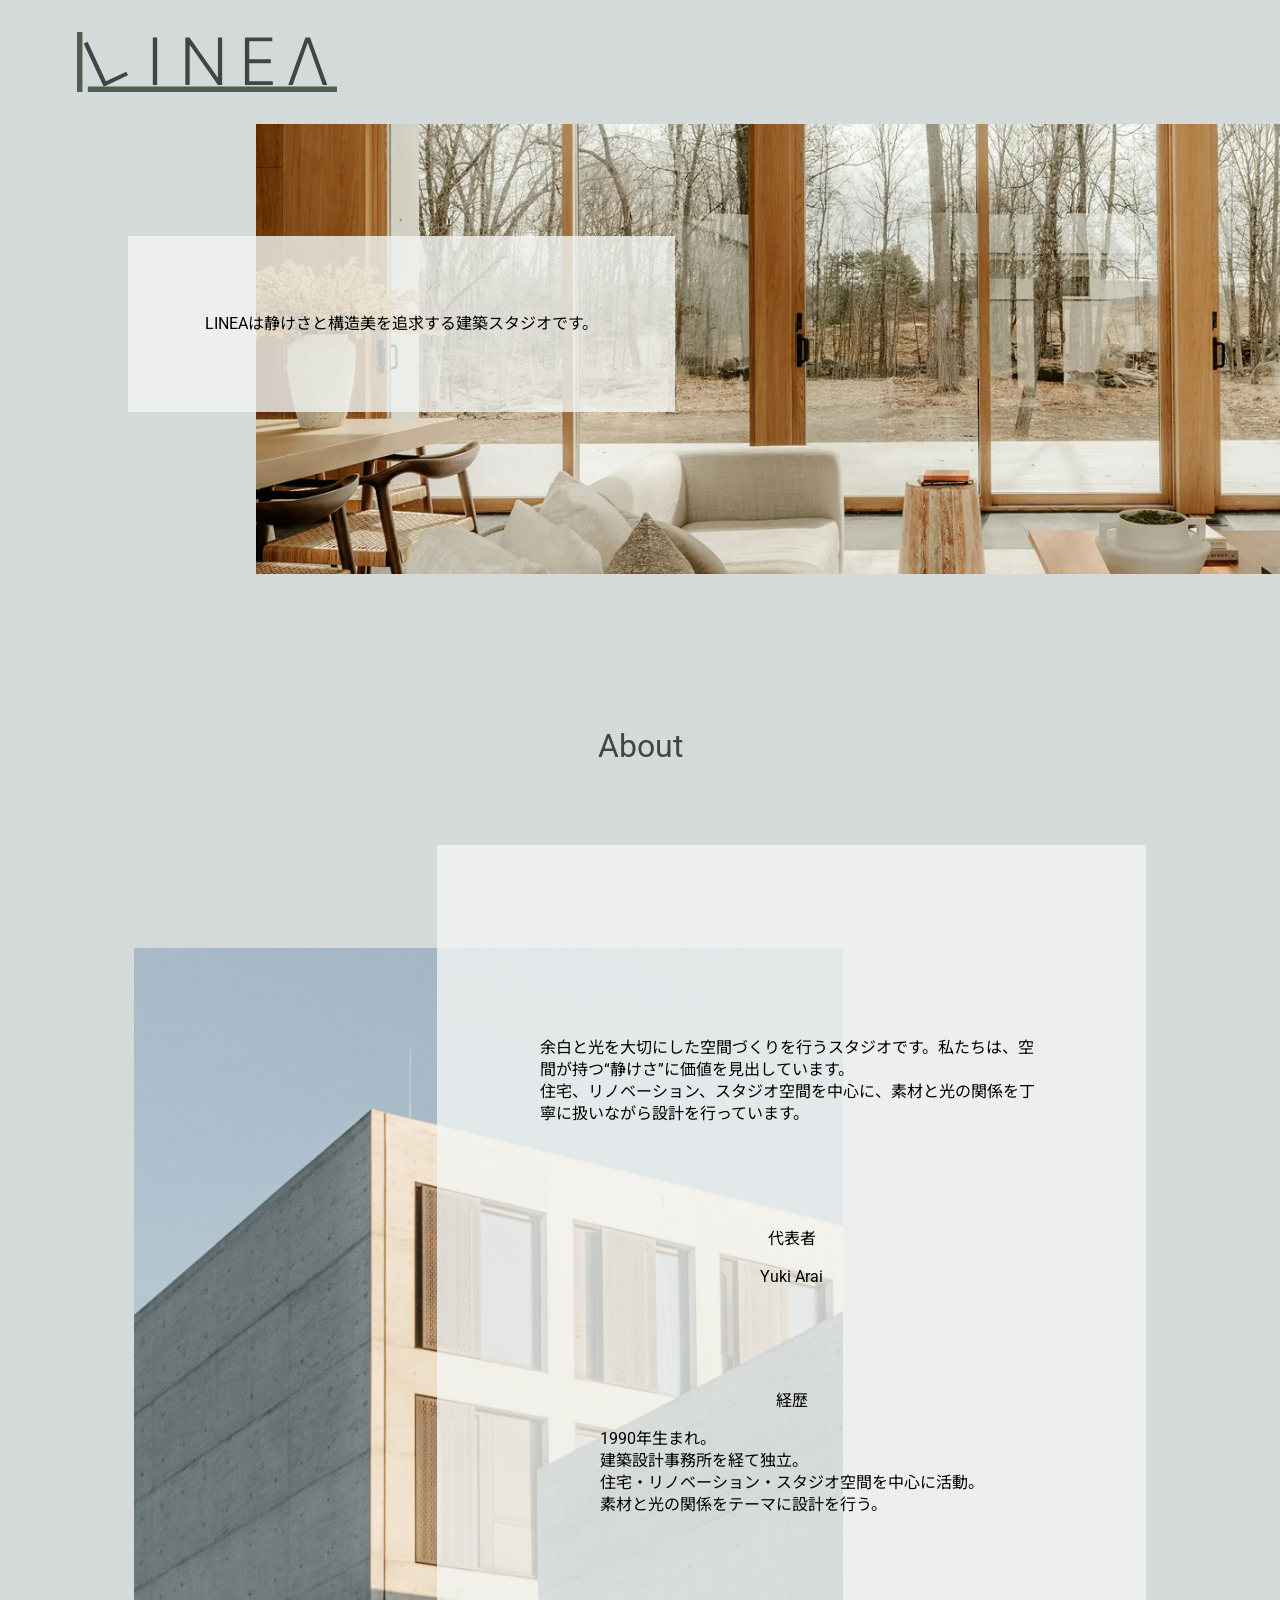
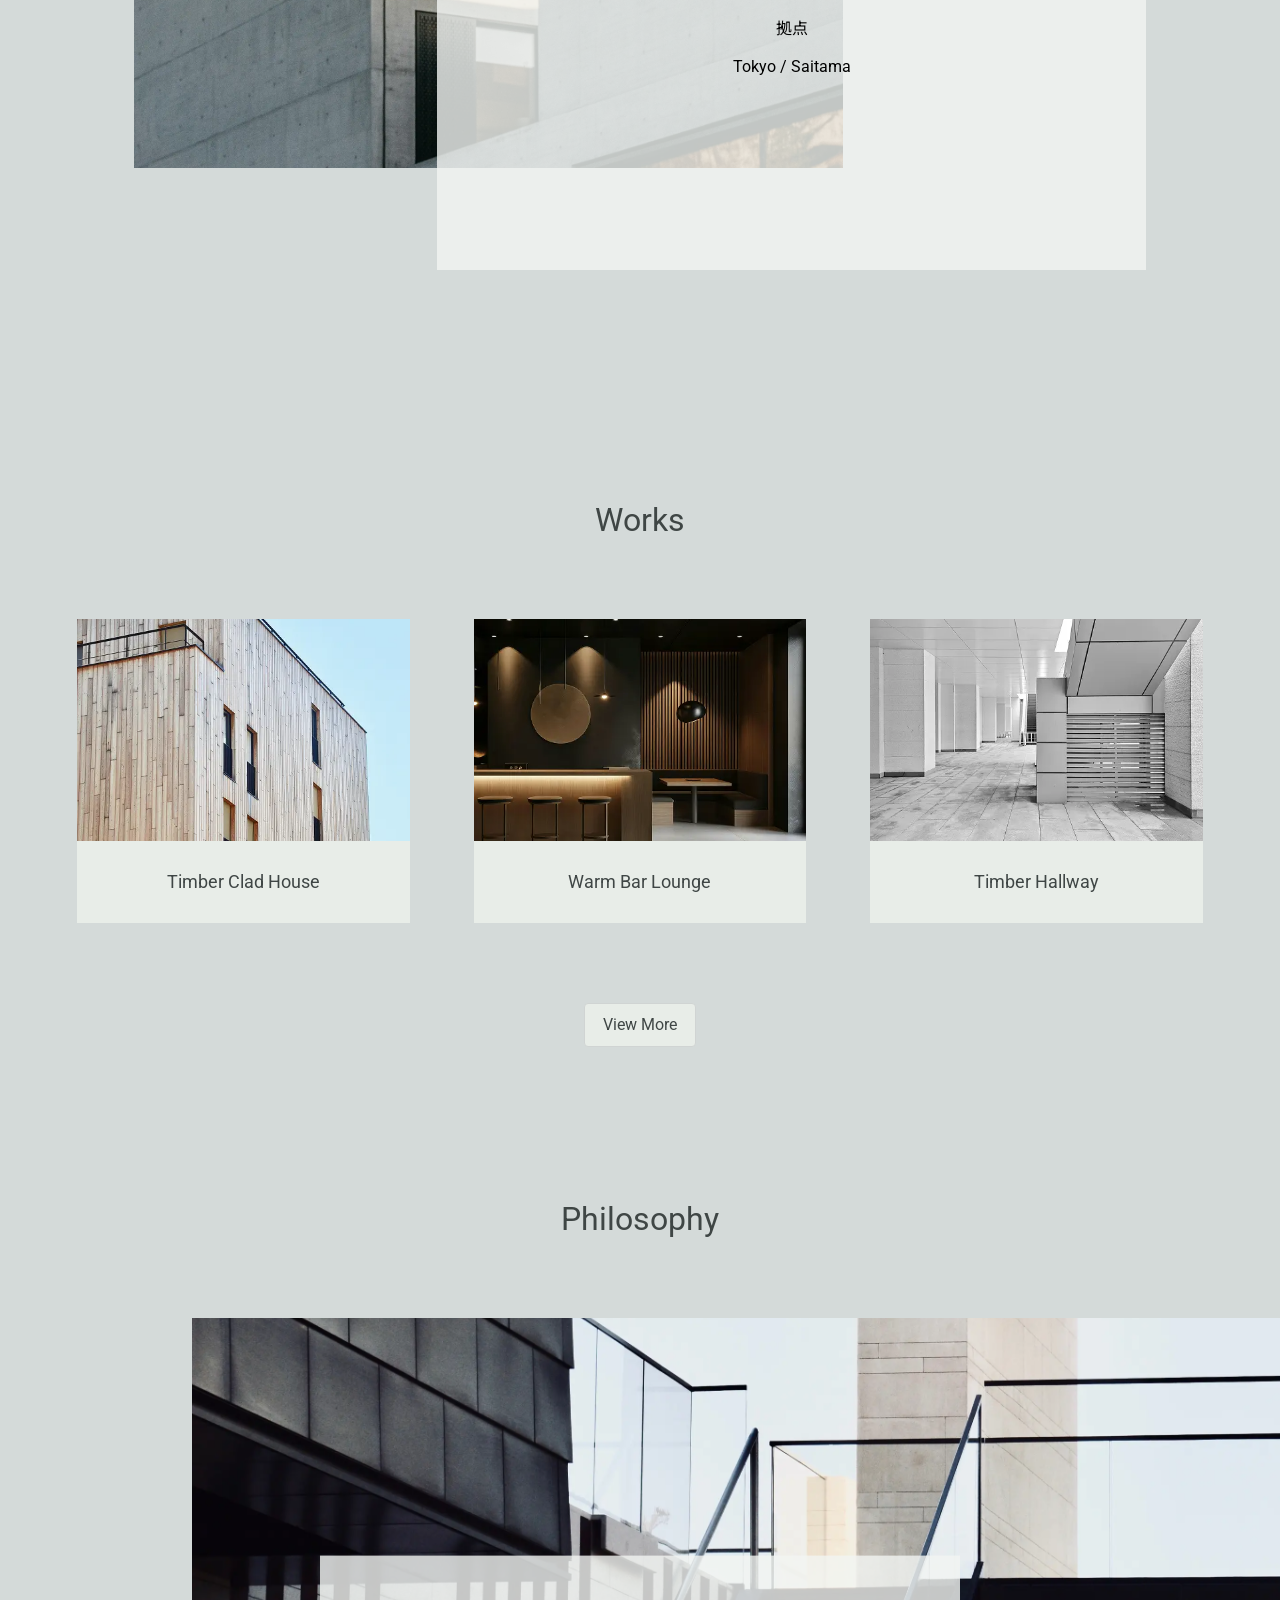
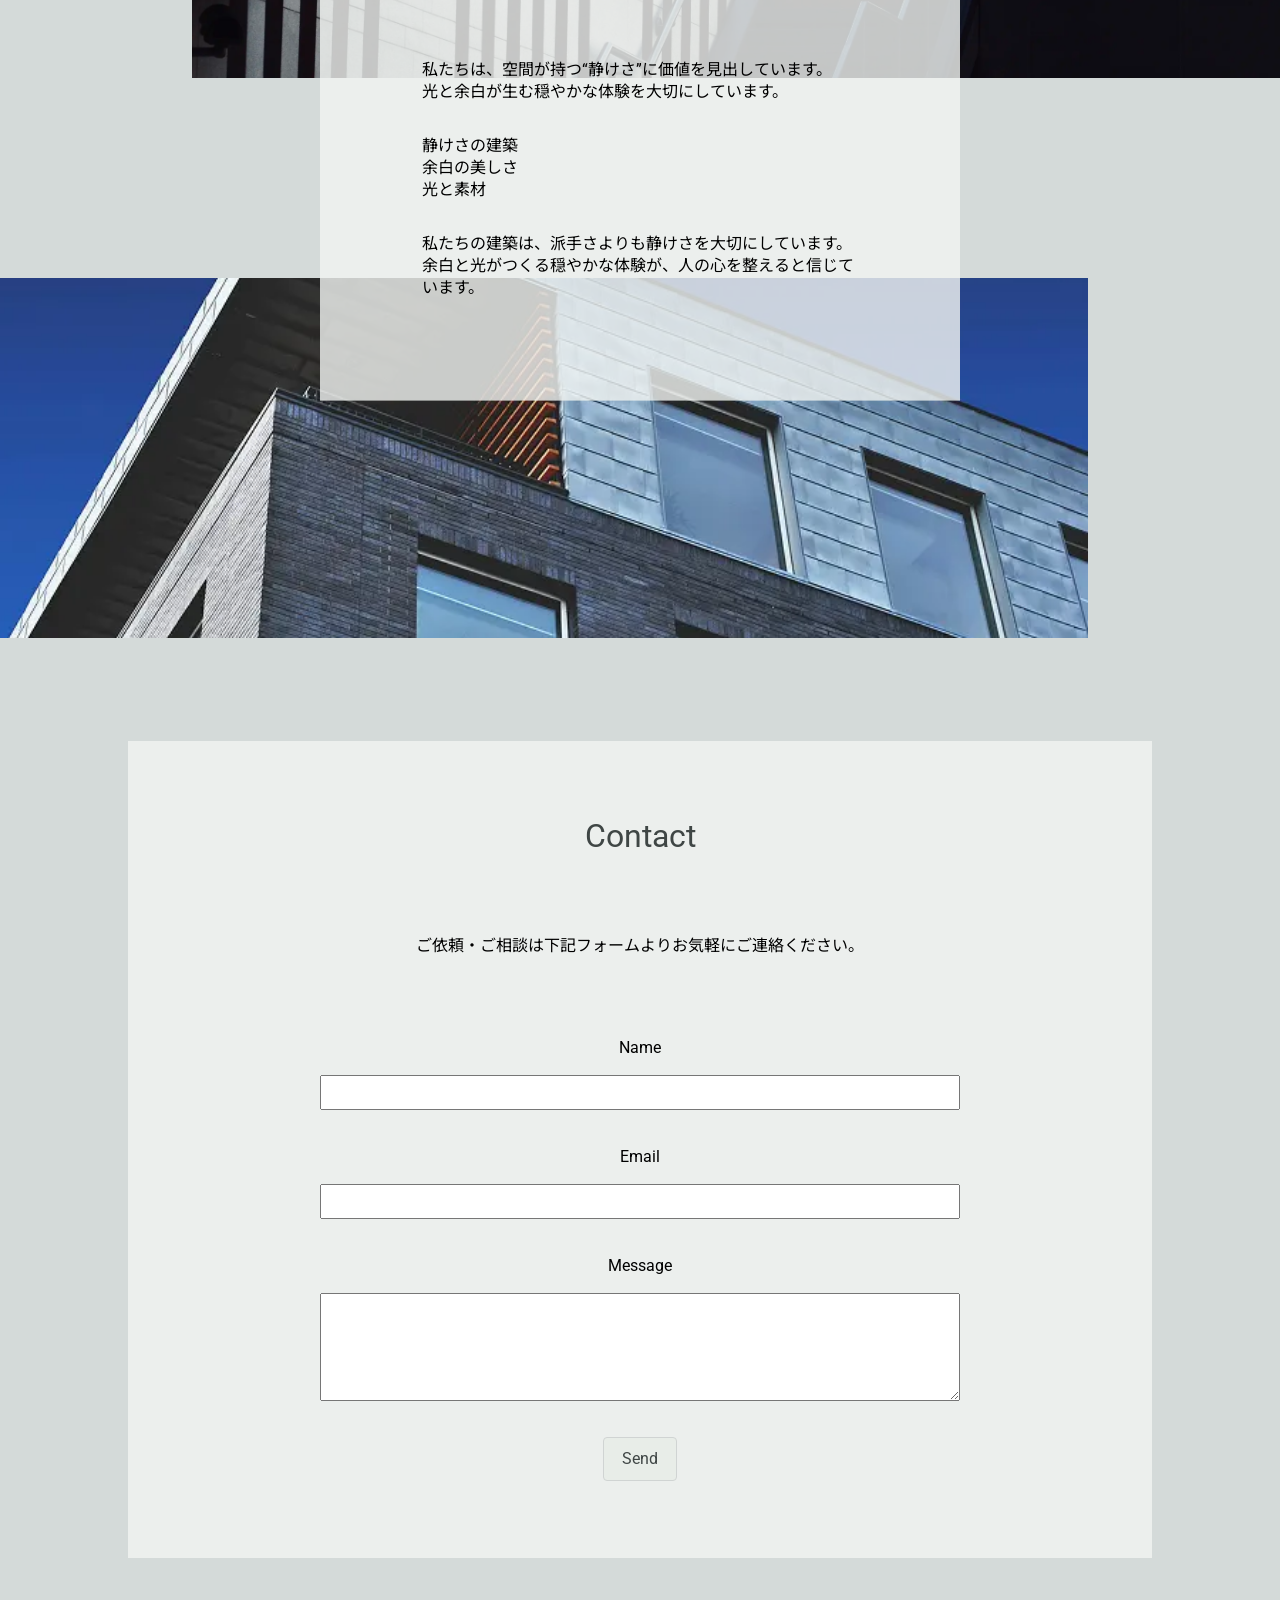
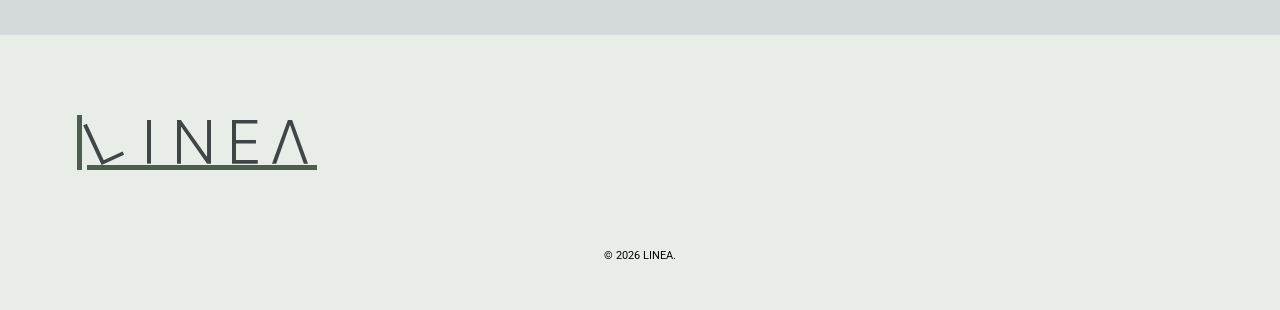
<file: index.html>
<!doctype html>
<html lang="ja">
  <head>
    <meta charset="UTF-8" />
    <meta name="viewport" content="width=device-width, initial-scale=1.0" />
    <title>LINEA</title>
    <meta name="description" content="LINEA — 静けさと余白の建築。" />

    <link rel="stylesheet" href="css/style.css" />
    <link rel="icon" href="assets/icon/favicon.svg" type="image/svg+xml" />
    <link rel="icon" href="assets/icon/favicon.png" type="image/png" />

    <link rel="preconnect" href="https://fonts.googleapis.com" />
    <link rel="preconnect" href="https://fonts.gstatic.com" crossorigin />
    <link
      href="https://fonts.googleapis.com/css2?family=Noto+Sans+JP:wght@100..900&family=Roboto:ital,wght@0,100..900;1,100..900&display=swap"
      rel="stylesheet"
    />
    <meta property="og:title" content="LINEA" />
    <meta property="og:description" content="LINEA — 静けさと余白の建築。" />
    <meta property="og:type" content="website" />
    <meta
      property="og:url"
      content="https://transcendent-puffpuff-2b2847.netlify.app/"
    />
    <meta
      property="og:image"
      content="https://transcendent-puffpuff-2b2847.netlify.app/assets/img/ogp.png"
    />
    <meta property="og:site_name" content="LINEA" />

    <meta name="twitter:card" content="summary_large_image" />
    <meta name="twitter:title" content="LINEA" />
    <meta name="twitter:description" content="静けさと余白の建築。" />
    <meta
      name="twitter:image"
      content="https://transcendent-puffpuff-2b2847.netlify.app/assets/img/ogp.png"
    />

    <link
      rel="canonical"
      href="https://transcendent-puffpuff-2b2847.netlify.app/"
    />
  </head>

  <body>
    <header class="pageHeader">
      <a href="index.html" class="pageLogo">
        <img src="assets/icon/logo.svg" alt="LINEAロゴ" />
      </a>
    </header>

    <main>
      <section class="mvSection">
        <img src="assets/img/home-mv-01.webp" alt="大きな窓の室内画像" />
        <p class="textMd">LINEAは静けさと構造美を追求する建築スタジオです。</p>
      </section>

      <section class="aboutSection section">
        <h2 class="textXxl">About</h2>

        <div class="aboutContainer">
          <div class="aboutImg" loading="lazy">
            <img src="assets/img/about-bg.webp" alt="ダイニングの画像" />
          </div>

          <div class="aboutInfo textMd">
            <div class="aboutLead">
              <p>
                余白と光を大切にした空間づくりを行うスタジオです。私たちは、空間が持つ“静けさ”に価値を見出しています。
              </p>
              <p>
                住宅、リノベーション、スタジオ空間を中心に、素材と光の関係を丁寧に扱いながら設計を行っています。
              </p>
            </div>

            <dl class="aboutItem">
              <dt>代表者</dt>
              <dd>Yuki Arai</dd>
            </dl>

            <dl class="aboutItem">
              <dt>経歴</dt>
              <dd>
                1990年生まれ。
                <br />
                建築設計事務所を経て独立。
                <br />
                住宅・リノベーション・スタジオ空間を中心に活動。
                <br />
                素材と光の関係をテーマに設計を行う。
              </dd>
            </dl>

            <dl class="aboutItem">
              <dt>拠点</dt>
              <dd>Tokyo / Saitama</dd>
            </dl>
          </div>
        </div>
      </section>

      <section class="worksSection section">
        <h2 class="textXxl">Works</h2>

        <div class="worksCardContainer">
          <a
            href="timber-clad-house.html"
            class="worksCard"
            data-tags="house wood facade vertical-panel minimal interior"
          >
            <div class="worksCardImg">
              <img
                src="assets/img/timber-clad-house/timber-clad-house-thumb-03.webp"
                alt="Timber Clad House"
                loading="lazy"
              />
            </div>
            <h3 class="textLg">Timber Clad House</h3>
          </a>

          <a
            href="warm-bar-lounge.html"
            class="worksCard"
            data-tags="commercial wood warm lighting lounge interior minimal"
          >
            <div class="worksCardImg">
              <img
                src="assets/img/warm-bar-lounge/warm-bar-lounge-thumb-07.webp"
                alt="Warm Bar Lounge"
                loading="lazy"
              />
            </div>
            <h3 class="textLg">Warm Bar Lounge</h3>
          </a>

          <a
            href="timber-hallway.html"
            class="worksCard"
            data-tags="house wood corridor door minimal interior"
          >
            <div class="worksCardImg">
              <img
                src="assets/img/timber-hallway/timber-hallway-thumb-01.webp"
                alt="Timber Hallway"
                loading="lazy"
              />
            </div>
            <h3 class="textLg">Timber Hallway</h3>
          </a>
        </div>

        <a href="works.html" class="actionButton textMd">
          <span>View More</span>
        </a>
      </section>

      <section class="philosophySection textMd">
        <h2 class="textXxl">Philosophy</h2>

        <div class="philosophyContainer">
          <div class="philosophyImg philosophyImgTop">
            <img src="assets/img/philosophy-bg-01.webp" alt="" loading="lazy" />
          </div>

          <div class="philosophyInfo">
            <p>
              私たちは、空間が持つ“静けさ”に価値を見出しています。
              <br />
              光と余白が生む穏やかな体験を大切にしています。
            </p>
            <p>
              静けさの建築
              <br />
              余白の美しさ
              <br />
              光と素材
            </p>
            <p>
              私たちの建築は、派手さよりも静けさを大切にしています。
              <br />
              余白と光がつくる穏やかな体験が、人の心を整えると信じています。
            </p>
          </div>

          <div class="philosophyImg philosophyImgBottom">
            <img
              src="assets/img/philosophy-bg-02.webp"
              alt="#"
              loading="lazy"
            />
          </div>
        </div>
      </section>

      <section class="contactSection section textMd">
        <h2 class="textXxl">Contact</h2>

        <p class="contactDescription">
          ご依頼・ご相談は下記フォームよりお気軽にご連絡ください。
        </p>

        <!-- ここだけ自分のフォーム ID に差し替えれば、サーバーなしでメール送信ができる。 -->
        <form
          class="contactForm"
          action="https://formspree.io/f/mbdqprvj"
          method="POST"
        >
          <input type="hidden" name="_redirect" value="thanks.html" />

          <div class="formGroup">
            <label for="name">Name</label>
            <input type="text" id="name" name="name" required />
          </div>

          <div class="formGroup">
            <label for="email">Email</label>
            <input type="email" id="email" name="_replyto" required />
          </div>

          <div class="formGroup">
            <label for="message">Message</label>
            <textarea id="message" name="message" rows="6" required></textarea>
          </div>

          <button type="submit" class="actionButton textMd">
            <span>Send</span>
          </button>
        </form>
      </section>
    </main>

    <footer>
      <div class="footerContainer">
        <a href="index.html" class="footerLogo">
          <img src="assets/icon/logo.svg" alt="LINEAロゴ" />
        </a>
      </div>

      <small class="copy textXs">&copy; 2026 LINEA.</small>
      <button class="toTopBtn" aria-label="ページ上部へ戻る"></button>
    </footer>
    <script src="js/toTop.js"></script>
  </body>
</html>
</file>
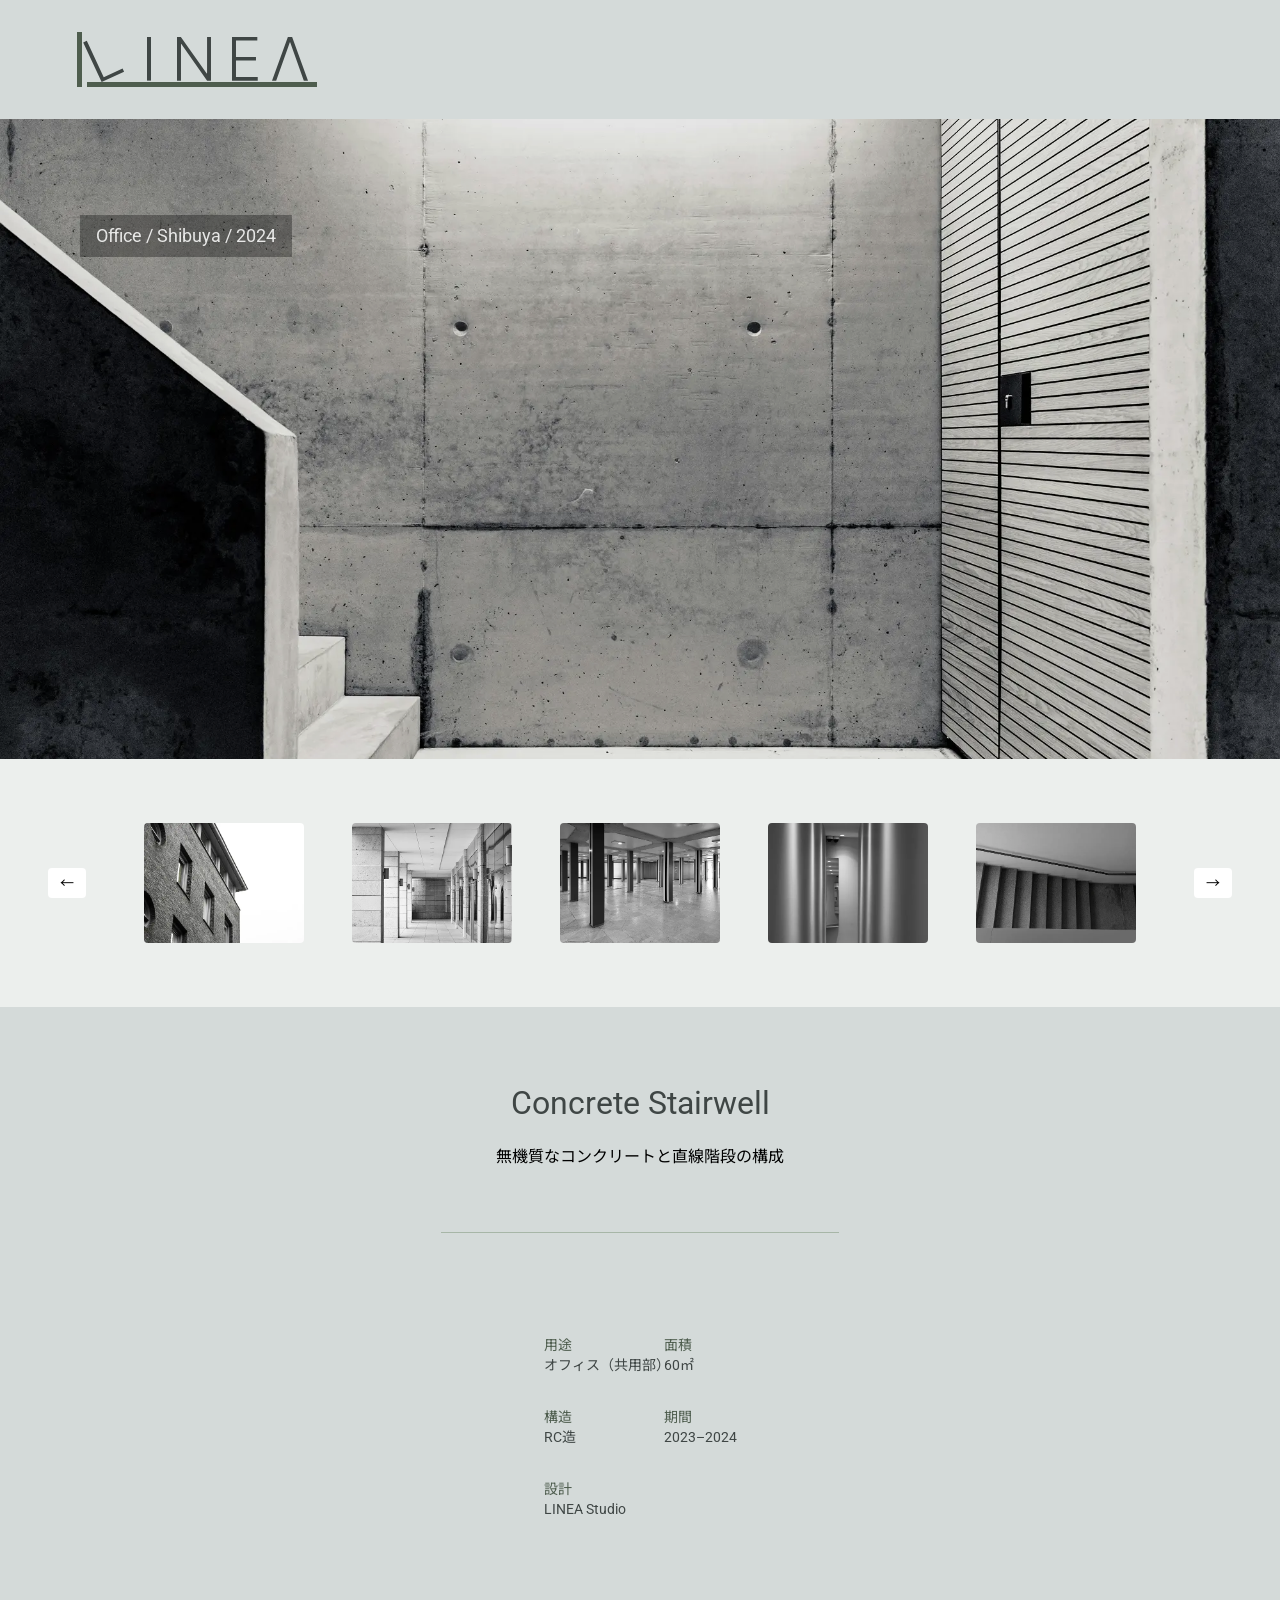
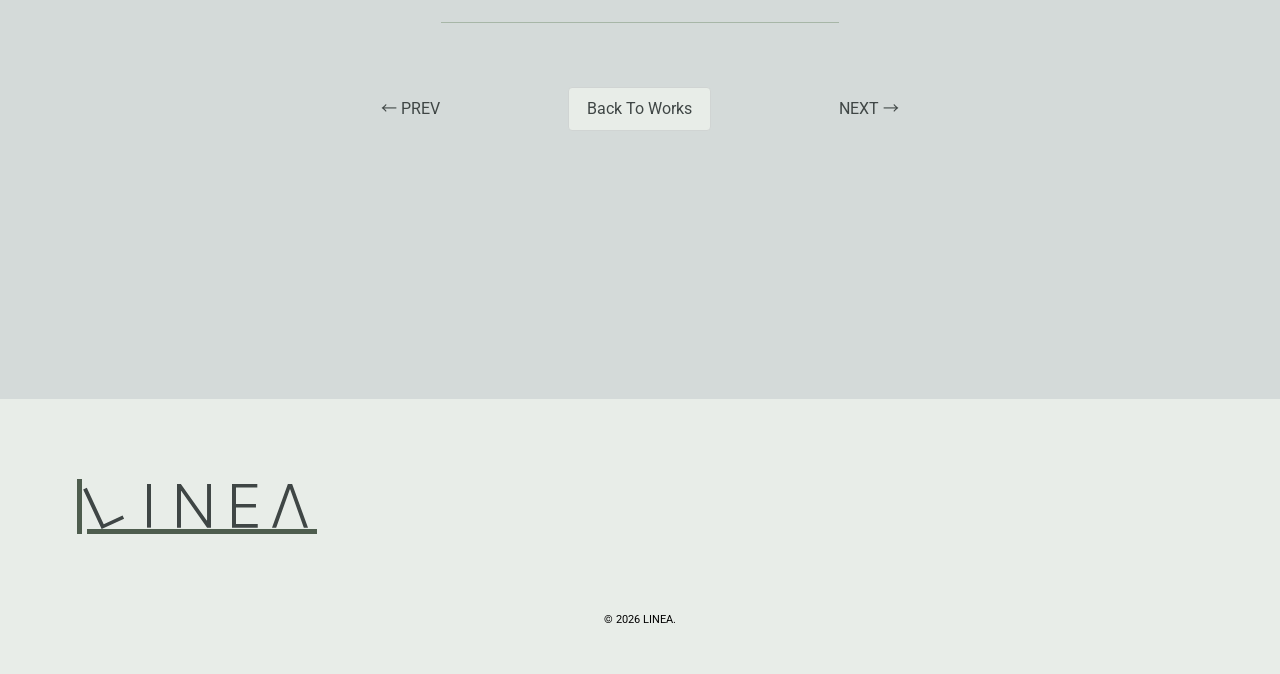
<file: concrete-stairwell.html>
<!doctype html>
<html lang="ja">
  <head>
    <meta charset="UTF-8" />
    <meta name="viewport" content="width=device-width, initial-scale=1.0" />
    <title>concrete stairwell｜Works｜LINEA</title>
    <meta
      name="description"
      content="無機質なコンクリートと直線階段の構成の詳細ページ。"
    />

    <link rel="stylesheet" href="css/style.css" />
    <link rel="icon" href="assets/icon/favicon.svg" type="image/svg+xml" />
    <link rel="icon" href="assets/icon/favicon.png" type="image/png" />

    <link rel="preconnect" href="https://fonts.googleapis.com" />
    <link rel="preconnect" href="https://fonts.gstatic.com" crossorigin />
    <link
      href="https://fonts.googleapis.com/css2?family=Noto+Sans+JP:wght@100..900&family=Roboto:ital,wght@0,100..900;1,100..900&display=swap"
      rel="stylesheet"
    />
    <meta property="og:title" content="LINEA" />
    <meta
      property="og:description"
      content="無機質なコンクリートと直線階段の構成の詳細ページ。"
    />
    <meta property="og:type" content="website" />
    <meta
      property="og:url"
      content="https://transcendent-puffpuff-2b2847.netlify.app/concrete-stairwell.html"
    />
    <meta
      property="og:image"
      content="https://transcendent-puffpuff-2b2847.netlify.app/assets/img/ogp.png"
    />
    <meta property="og:site_name" content="LINEA" />

    <meta name="twitter:card" content="summary_large_image" />
    <meta name="twitter:title" content="LINEA" />
    <meta
      name="twitter:description"
      content="無機質なコンクリートと直線階段の構成の詳細ページ。"
    />
    <meta
      name="twitter:image"
      content="https://transcendent-puffpuff-2b2847.netlify.app/assets/img/ogp.png"
    />

    <link
      rel="canonical"
      href="https://transcendent-puffpuff-2b2847.netlify.app/concrete-stairwell.html"
    />
  </head>

  <body>
    <header class="pageHeader">
      <a href="/" class="pageLogoLink">
        <img src="assets/icon/logo.svg" alt="LINEAロゴ" class="pageLogo" />
      </a>
    </header>

    <main>
      <section class="workDetailVisual">
        <div class="workDetailHero">
          <img
            src="assets/img/concrete-stairwell/concrete-stairwell-hero-01.webp"
            alt="Concrete Stairwell（無機質なコンクリートと直線階段の構成）"
          />
          <p class="workDetailMeta textLg">Office / Shibuya / 2024</p>
        </div>

        <div class="thumbCarousel">
          <button class="thumbPrev" aria-label="前へ">←</button>

          <div class="thumbViewport">
            <div class="thumbTrack">
              <img
                src="assets/img/concrete-stairwell/concrete-stairwell-thumb-01.webp"
                alt="Concrete Stairwell（無機質なコンクリートと直線階段の構成）"
              />
              <img
                src="assets/img/concrete-stairwell/concrete-stairwell-thumb-02.webp"
                alt="Concrete Stairwell（無機質なコンクリートと直線階段の構成）"
              />
              <img
                src="assets/img/concrete-stairwell/concrete-stairwell-thumb-03.webp"
                alt="Concrete Stairwell（無機質なコンクリートと直線階段の構成）"
              />
              <img
                src="assets/img/concrete-stairwell/concrete-stairwell-thumb-04.webp"
                alt="Concrete Stairwell（無機質なコンクリートと直線階段の構成）"
              />
              <img
                src="assets/img/concrete-stairwell/concrete-stairwell-thumb-05.webp"
                alt="Concrete Stairwell（無機質なコンクリートと直線階段の構成）"
              />
              <img
                src="assets/img/concrete-stairwell/concrete-stairwell-thumb-06.webp"
                alt="Concrete Stairwell（無機質なコンクリートと直線階段の構成）"
              />
              <img
                src="assets/img/concrete-stairwell/concrete-stairwell-thumb-07.webp"
                alt="Concrete Stairwell（無機質なコンクリートと直線階段の構成）"
              />
            </div>
          </div>

          <button class="thumbNext" aria-label="次へ">→</button>
        </div>
      </section>

      <section class="workDetailSection">
        <header class="workDetailHeader">
          <h1 class="textXxl">Concrete Stairwell</h1>
          <p class="textMd">無機質なコンクリートと直線階段の構成</p>
        </header>

        <section class="workDetailInfo">
          <dl class="workDetailList textSm">
            <div class="workDetailRow">
              <dt>用途</dt>
              <dd>オフィス（共用部）</dd>
            </div>
            <div class="workDetailRow">
              <dt>面積</dt>
              <dd>60㎡</dd>
            </div>
            <div class="workDetailRow">
              <dt>構造</dt>
              <dd>RC造</dd>
            </div>
            <div class="workDetailRow">
              <dt>期間</dt>
              <dd>2023–2024</dd>
            </div>
            <div class="workDetailRow">
              <dt>設計</dt>
              <dd>LINEA Studio</dd>
            </div>
          </dl>
        </section>

        <div class="workDetailNav textMd">
          <a href="timber-hallway.html" class="prev">← PREV</a>
          <a href="works.html" class="actionButton textMd">
            <span>Back To Works</span>
          </a>
          <a href="white-terrace-residence.html" class="next">NEXT →</a>
        </div>
      </section>
    </main>

    <footer>
      <div class="footerContainer">
        <a href="index.html" class="footerLogo">
          <img src="assets/icon/logo.svg" alt="LINEAロゴ" />
        </a>
      </div>

      <small class="copy textXs">&copy; 2026 LINEA.</small>
      <button class="toTopBtn"></button>
    </footer>

    <script src="js/toTop.js"></script>
    <script src="js/detailImg.js"></script>
    <script src="js/thumbTrack.js"></script>
  </body>
</html>
</file>
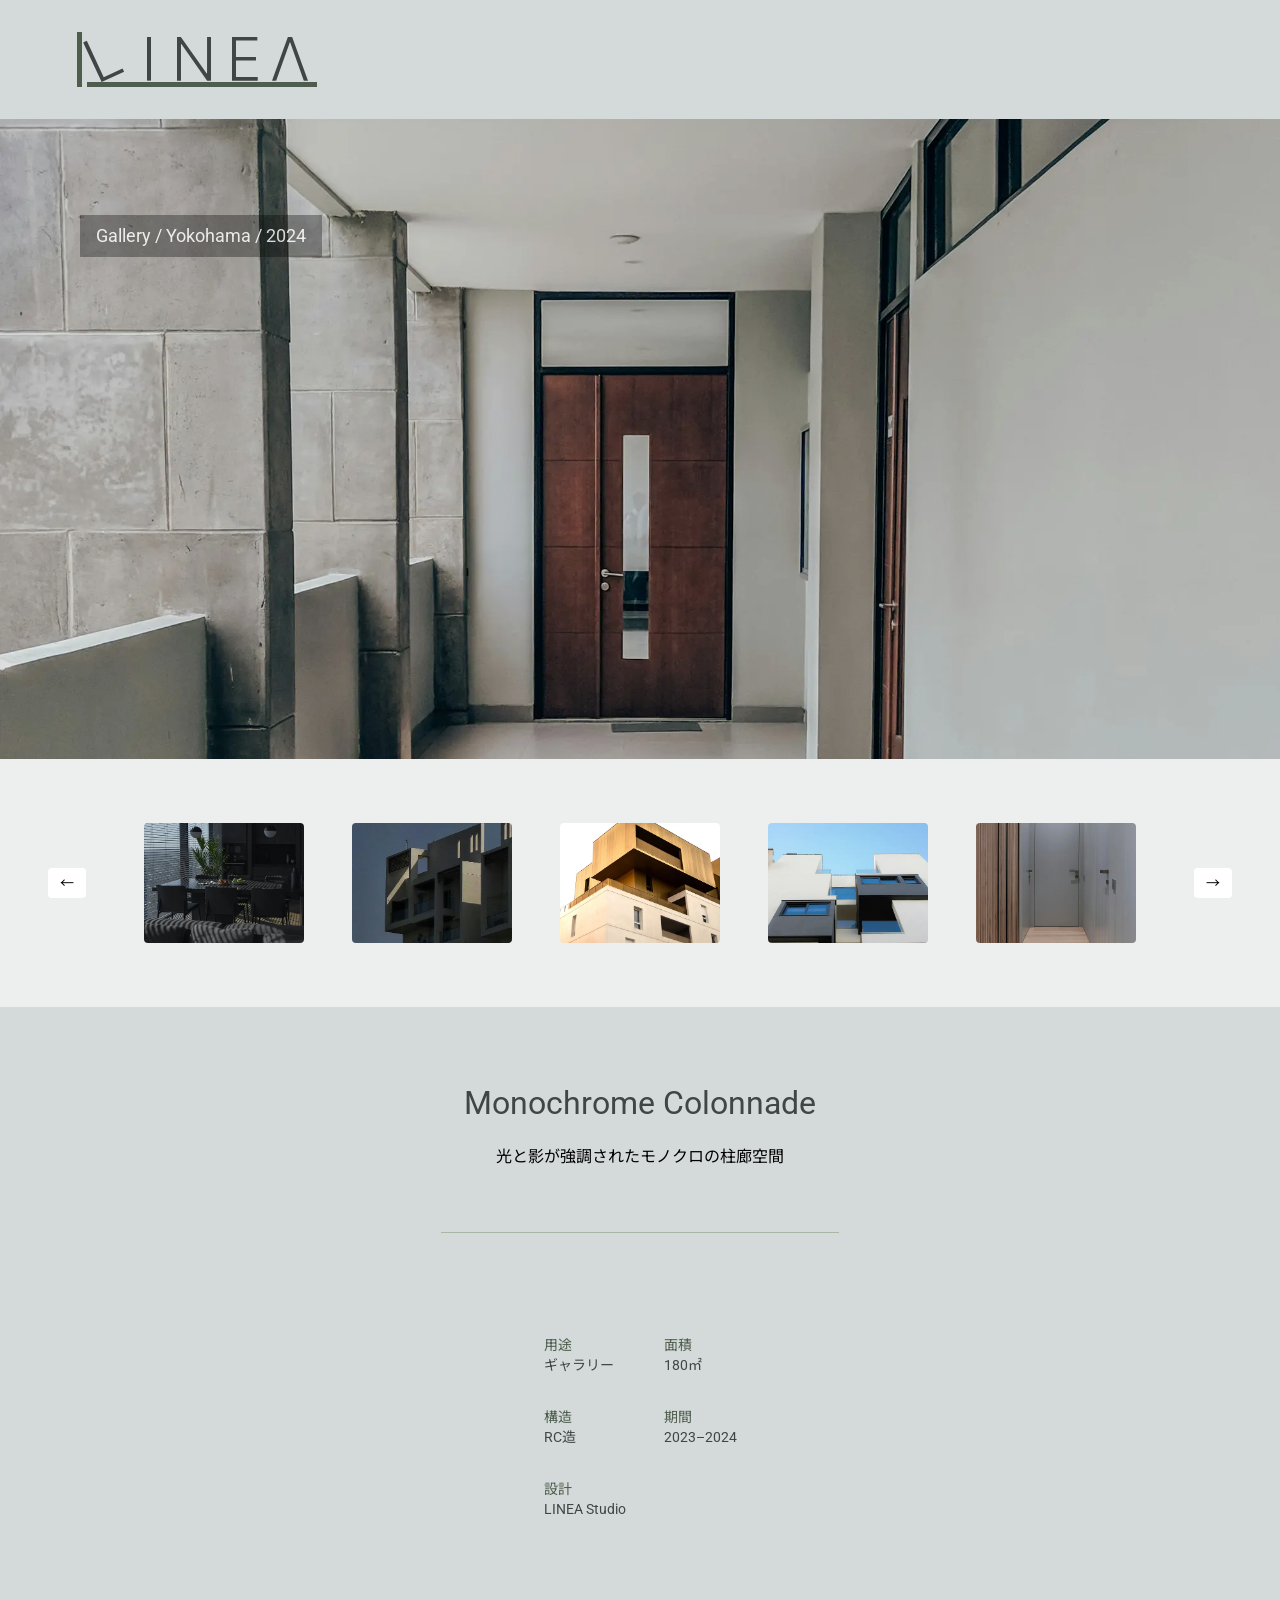
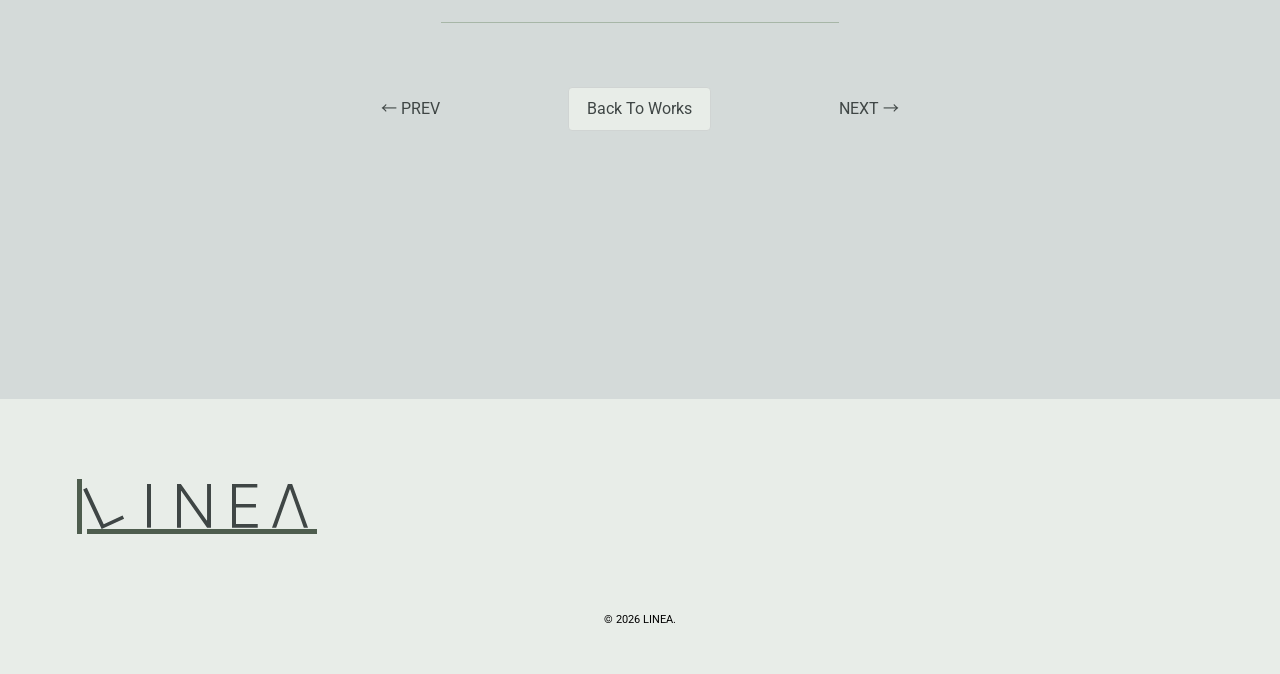
<file: monochrome-colonnade.html>
<!doctype html>
<html lang="ja">
  <head>
    <meta charset="UTF-8" />
    <meta name="viewport" content="width=device-width, initial-scale=1.0" />
    <title>monochrome colonnade｜Works｜LINEA</title>
    <meta
      name="description"
      content="光と影が強調されたモノクロの柱廊空間の詳細ページ。"
    />

    <link rel="stylesheet" href="css/style.css" />
    <link rel="icon" href="assets/icon/favicon.svg" type="image/svg+xml" />
    <link rel="icon" href="assets/icon/favicon.png" type="image/png" />

    <link rel="preconnect" href="https://fonts.googleapis.com" />
    <link rel="preconnect" href="https://fonts.gstatic.com" crossorigin />
    <link
      href="https://fonts.googleapis.com/css2?family=Noto+Sans+JP:wght@100..900&family=Roboto:ital,wght@0,100..900;1,100..900&display=swap"
      rel="stylesheet"
    />
    <meta property="og:title" content="LINEA" />
    <meta
      property="og:description"
      content="光と影が強調されたモノクロの柱廊空間の詳細ページ。"
    />
    <meta property="og:type" content="website" />
    <meta
      property="og:url"
      content="https://transcendent-puffpuff-2b2847.netlify.app/monochrome-colonnade.html"
    />
    <meta
      property="og:image"
      content="https://transcendent-puffpuff-2b2847.netlify.app/assets/img/ogp.png"
    />
    <meta property="og:site_name" content="LINEA" />

    <meta name="twitter:card" content="summary_large_image" />
    <meta name="twitter:title" content="LINEA" />
    <meta
      name="twitter:description"
      content="光と影が強調されたモノクロの柱廊空間の詳細ページ。"
    />
    <meta
      name="twitter:image"
      content="https://transcendent-puffpuff-2b2847.netlify.app/assets/img/ogp.png"
    />

    <link
      rel="canonical"
      href="https://transcendent-puffpuff-2b2847.netlify.app/monochrome-colonnade.html"
    />
  </head>

  <body>
    <header class="pageHeader">
      <a href="/" class="pageLogoLink">
        <img src="assets/icon/logo.svg" alt="LINEAロゴ" class="pageLogo" />
      </a>
    </header>

    <main>
      <section class="workDetailVisual">
        <div class="workDetailHero">
          <img
            src="assets/img/monochrome-colonnade/monochrome-colonnade-hero-01.webp"
            alt="Monochrome Colonnade（光と影が強調されたモノクロの柱廊空間）"
          />
          <p class="workDetailMeta textLg">Gallery / Yokohama / 2024</p>
        </div>

        <div class="thumbCarousel">
          <button class="thumbPrev" aria-label="前へ">←</button>

          <div class="thumbViewport">
            <div class="thumbTrack">
              <img
                src="assets/img/monochrome-colonnade/monochrome-colonnade-thumb-01.webp"
                alt="Monochrome Colonnade（光と影が強調されたモノクロの柱廊空間）"
              />
              <img
                src="assets/img/monochrome-colonnade/monochrome-colonnade-thumb-02.webp"
                alt="Monochrome Colonnade（光と影が強調されたモノクロの柱廊空間）"
              />
              <img
                src="assets/img/monochrome-colonnade/monochrome-colonnade-thumb-03.webp"
                alt="Monochrome Colonnade（光と影が強調されたモノクロの柱廊空間）"
              />
              <img
                src="assets/img/monochrome-colonnade/monochrome-colonnade-thumb-04.webp"
                alt="Monochrome Colonnade（光と影が強調されたモノクロの柱廊空間）"
              />
              <img
                src="assets/img/monochrome-colonnade/monochrome-colonnade-thumb-05.webp"
                alt="Monochrome Colonnade（光と影が強調されたモノクロの柱廊空間）"
              />
              <img
                src="assets/img/monochrome-colonnade/monochrome-colonnade-thumb-06.webp"
                alt="Monochrome Colonnade（光と影が強調されたモノクロの柱廊空間）"
              />
              <img
                src="assets/img/monochrome-colonnade/monochrome-colonnade-thumb-07.webp"
                alt="Monochrome Colonnade（光と影が強調されたモノクロの柱廊空間）"
              />
            </div>
          </div>

          <button class="thumbNext" aria-label="次へ">→</button>
        </div>
      </section>

      <section class="workDetailSection">
        <header class="workDetailHeader">
          <h1 class="textXxl">Monochrome Colonnade</h1>
          <p class="textMd">光と影が強調されたモノクロの柱廊空間</p>
        </header>

        <section class="workDetailInfo">
          <dl class="workDetailList textSm">
            <div class="workDetailRow">
              <dt>用途</dt>
              <dd>ギャラリー</dd>
            </div>
            <div class="workDetailRow">
              <dt>面積</dt>
              <dd>180㎡</dd>
            </div>
            <div class="workDetailRow">
              <dt>構造</dt>
              <dd>RC造</dd>
            </div>
            <div class="workDetailRow">
              <dt>期間</dt>
              <dd>2023–2024</dd>
            </div>
            <div class="workDetailRow">
              <dt>設計</dt>
              <dd>LINEA Studio</dd>
            </div>
          </dl>
        </section>

        <div class="workDetailNav textMd">
          <a href="wooden-interior-shelf.html" class="prev">← PREV</a>
          <a href="works.html" class="actionButton textMd">
            <span>Back To Works</span>
          </a>
          <a href="timber-clad-house.html" class="next">NEXT →</a>
        </div>
      </section>
    </main>

    <footer>
      <div class="footerContainer">
        <a href="index.html" class="footerLogo">
          <img src="assets/icon/logo.svg" alt="LINEAロゴ" />
        </a>
      </div>

      <small class="copy textXs">&copy; 2026 LINEA.</small>
      <button class="toTopBtn"></button>
    </footer>

    <script src="js/toTop.js"></script>
    <script src="js/detailImg.js"></script>
    <script src="js/thumbTrack.js"></script>
  </body>
</html>
</file>
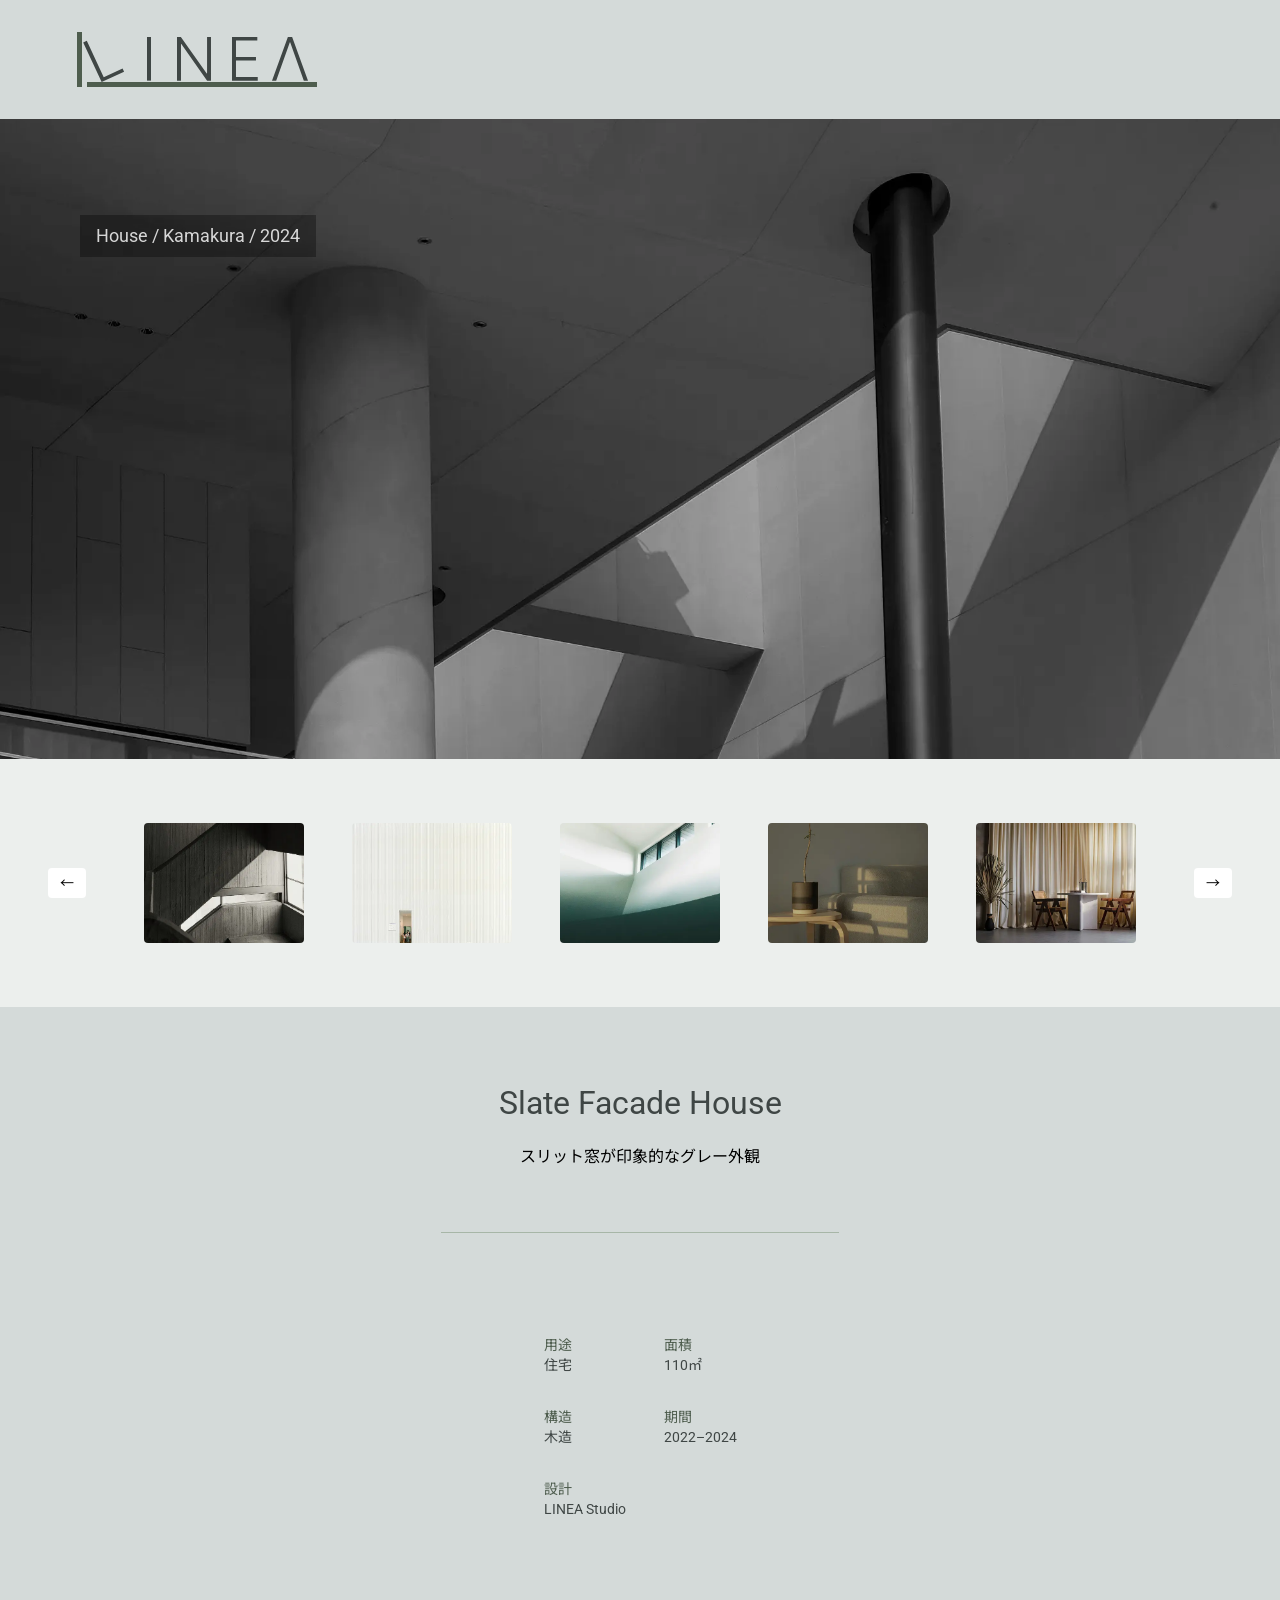
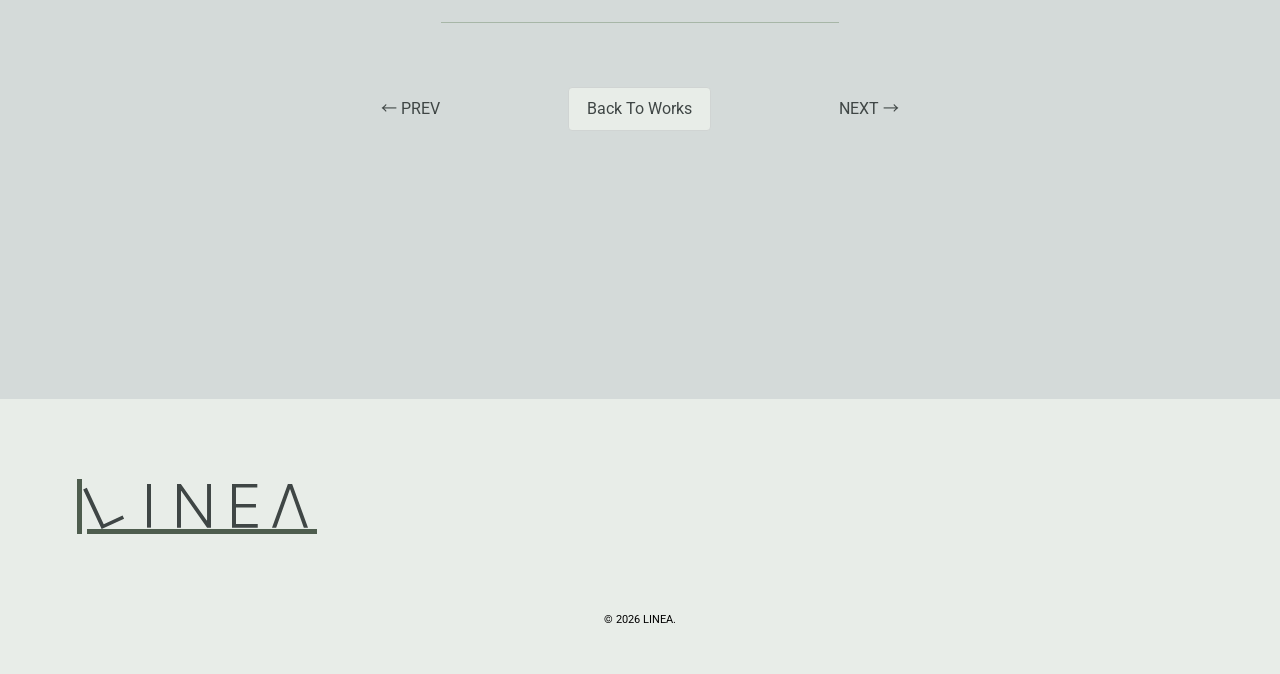
<file: slate-facade-house.html>
<!doctype html>
<html lang="ja">
  <head>
    <meta charset="UTF-8" />
    <meta name="viewport" content="width=device-width, initial-scale=1.0" />
    <title>slate facade house｜Works｜LINEA</title>
    <meta
      name="description"
      content="スリット窓が印象的なグレー外観の住宅の詳細ページ。"
    />

    <link rel="stylesheet" href="css/style.css" />
    <link rel="icon" href="assets/icon/favicon.svg" type="image/svg+xml" />
    <link rel="icon" href="assets/icon/favicon.png" type="image/png" />

    <link rel="preconnect" href="https://fonts.googleapis.com" />
    <link rel="preconnect" href="https://fonts.gstatic.com" crossorigin />
    <link
      href="https://fonts.googleapis.com/css2?family=Noto+Sans+JP:wght@100..900&family=Roboto:ital,wght@0,100..900;1,100..900&display=swap"
      rel="stylesheet"
    />
    <meta property="og:title" content="LINEA" />
    <meta
      property="og:description"
      content="スリット窓が印象的なグレー外観の住宅の詳細ページ。"
    />
    <meta property="og:type" content="website" />
    <meta
      property="og:url"
      content="https://transcendent-puffpuff-2b2847.netlify.app/slate-facade-house.html"
    />
    <meta
      property="og:image"
      content="https://transcendent-puffpuff-2b2847.netlify.app/assets/img/ogp.png"
    />
    <meta property="og:site_name" content="LINEA" />

    <meta name="twitter:card" content="summary_large_image" />
    <meta name="twitter:title" content="LINEA" />
    <meta
      name="twitter:description"
      content="スリット窓が印象的なグレー外観の住宅の詳細ページ。"
    />
    <meta
      name="twitter:image"
      content="https://transcendent-puffpuff-2b2847.netlify.app/assets/img/ogp.png"
    />

    <link
      rel="canonical"
      href="https://transcendent-puffpuff-2b2847.netlify.app/slate-facade-house.html"
    />
  </head>

  <body>
    <header class="pageHeader">
      <a href="/" class="pageLogoLink">
        <img src="assets/icon/logo.svg" alt="LINEAロゴ" class="pageLogo" />
      </a>
    </header>

    <main>
      <section class="workDetailVisual">
        <div class="workDetailHero">
          <img
            src="assets/img/slate-facade-house/slate-facade-house-hero-01.webp"
            alt="Slate Facade House（スリット窓が印象的なグレー外観）"
          />
          <p class="workDetailMeta textLg">House / Kamakura / 2024</p>
        </div>

        <div class="thumbCarousel">
          <button class="thumbPrev" aria-label="前へ">←</button>

          <div class="thumbViewport">
            <div class="thumbTrack">
              <img
                src="assets/img/slate-facade-house/slate-facade-house-thumb-01.webp"
                alt="Slate Facade House（スリット窓が印象的なグレー外観）"
              />
              <img
                src="assets/img/slate-facade-house/slate-facade-house-thumb-02.webp"
                alt="Slate Facade House（スリット窓が印象的なグレー外観）"
              />
              <img
                src="assets/img/slate-facade-house/slate-facade-house-thumb-03.webp"
                alt="Slate Facade House（スリット窓が印象的なグレー外観）"
              />
              <img
                src="assets/img/slate-facade-house/slate-facade-house-thumb-04.webp"
                alt="Slate Facade House（スリット窓が印象的なグレー外観）"
              />
              <img
                src="assets/img/slate-facade-house/slate-facade-house-thumb-05.webp"
                alt="Slate Facade House（スリット窓が印象的なグレー外観）"
              />
              <img
                src="assets/img/slate-facade-house/slate-facade-house-thumb-06.webp"
                alt="Slate Facade House（スリット窓が印象的なグレー外観）"
              />
              <img
                src="assets/img/slate-facade-house/slate-facade-house-thumb-07.webp"
                alt="Slate Facade House（スリット窓が印象的なグレー外観）"
              />
            </div>
          </div>

          <button class="thumbNext" aria-label="次へ">→</button>
        </div>
      </section>

      <section class="workDetailSection">
        <header class="workDetailHeader">
          <h1 class="textXxl">Slate Facade House</h1>
          <p class="textMd">スリット窓が印象的なグレー外観</p>
        </header>

        <section class="workDetailInfo">
          <dl class="workDetailList textSm">
            <div class="workDetailRow">
              <dt>用途</dt>
              <dd>住宅</dd>
            </div>
            <div class="workDetailRow">
              <dt>面積</dt>
              <dd>110㎡</dd>
            </div>
            <div class="workDetailRow">
              <dt>構造</dt>
              <dd>木造</dd>
            </div>
            <div class="workDetailRow">
              <dt>期間</dt>
              <dd>2022–2024</dd>
            </div>
            <div class="workDetailRow">
              <dt>設計</dt>
              <dd>LINEA Studio</dd>
            </div>
          </dl>
        </section>

        <div class="workDetailNav textMd">
          <a href="warm-bar-lounge.html" class="prev">← PREV</a>
          <a href="works.html" class="actionButton textMd">
            <span>Back To Works</span>
          </a>
          <a href="wooden-interior-shelf.html" class="next">NEXT →</a>
        </div>
      </section>
    </main>

    <footer>
      <div class="footerContainer">
        <a href="index.html" class="footerLogo">
          <img src="assets/icon/logo.svg" alt="LINEAロゴ" />
        </a>
      </div>

      <small class="copy textXs">&copy; 2026 LINEA.</small>
      <button class="toTopBtn"></button>
    </footer>

    <script src="js/toTop.js"></script>
    <script src="js/detailImg.js"></script>
    <script src="js/thumbTrack.js"></script>
  </body>
</html>
</file>
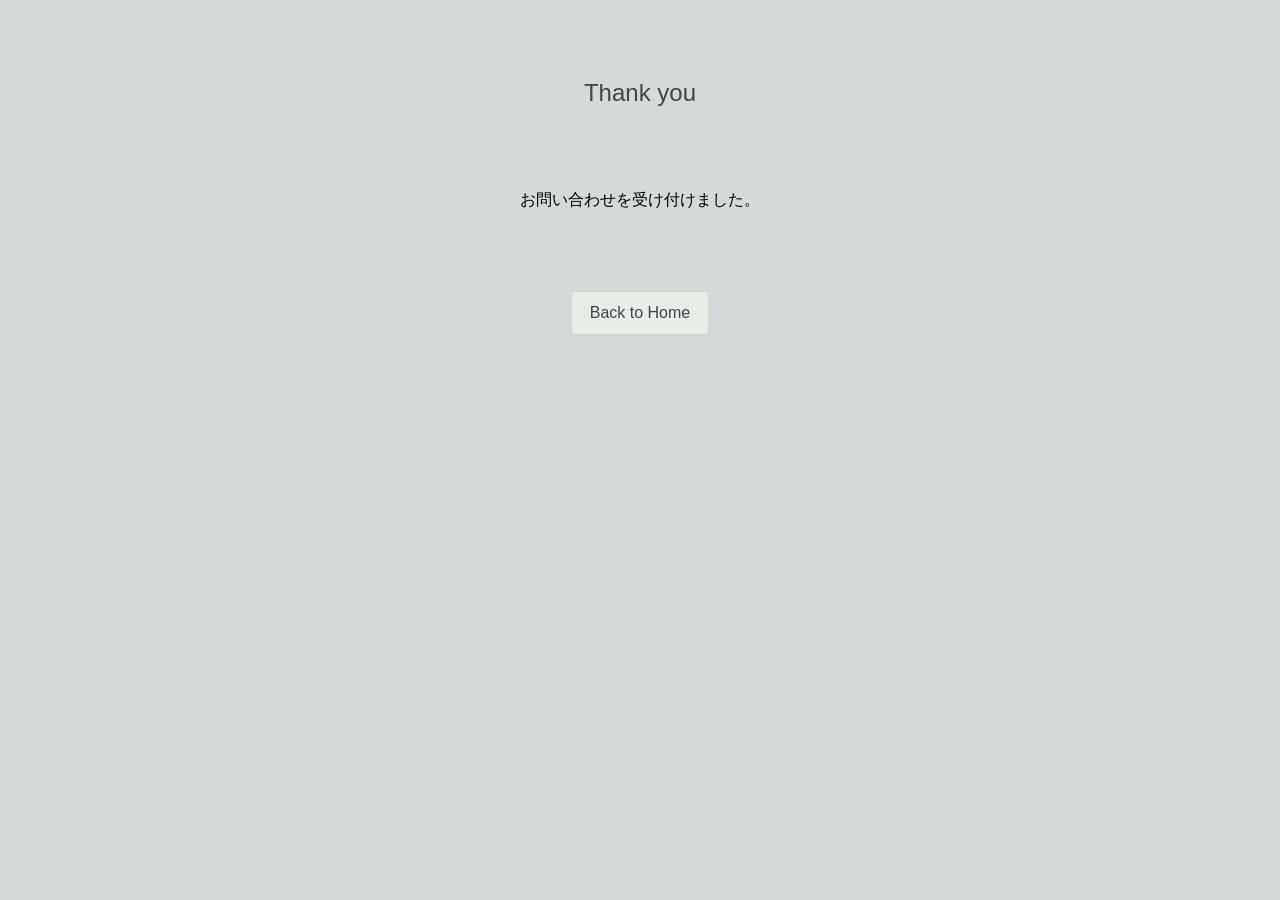
<file: thanks.html>
<!doctype html>
<html lang="ja">
  <head>
    <meta charset="UTF-8" />
    <meta name="viewport" content="width=device-width, initial-scale=1.0" />
    <title>Thank you｜LINEA</title>
    <link rel="stylesheet" href="css/style.css" />
  </head>

  <body class="thanksPage">
    <main class="section">
      <h1 class="textXl">Thank you</h1>
      <p class="textMd">お問い合わせを受け付けました。</p>

      <a href="/" class="actionButton textMd">
        <span>Back to Home</span>
      </a>
    </main>
  </body>
</html>
</file>
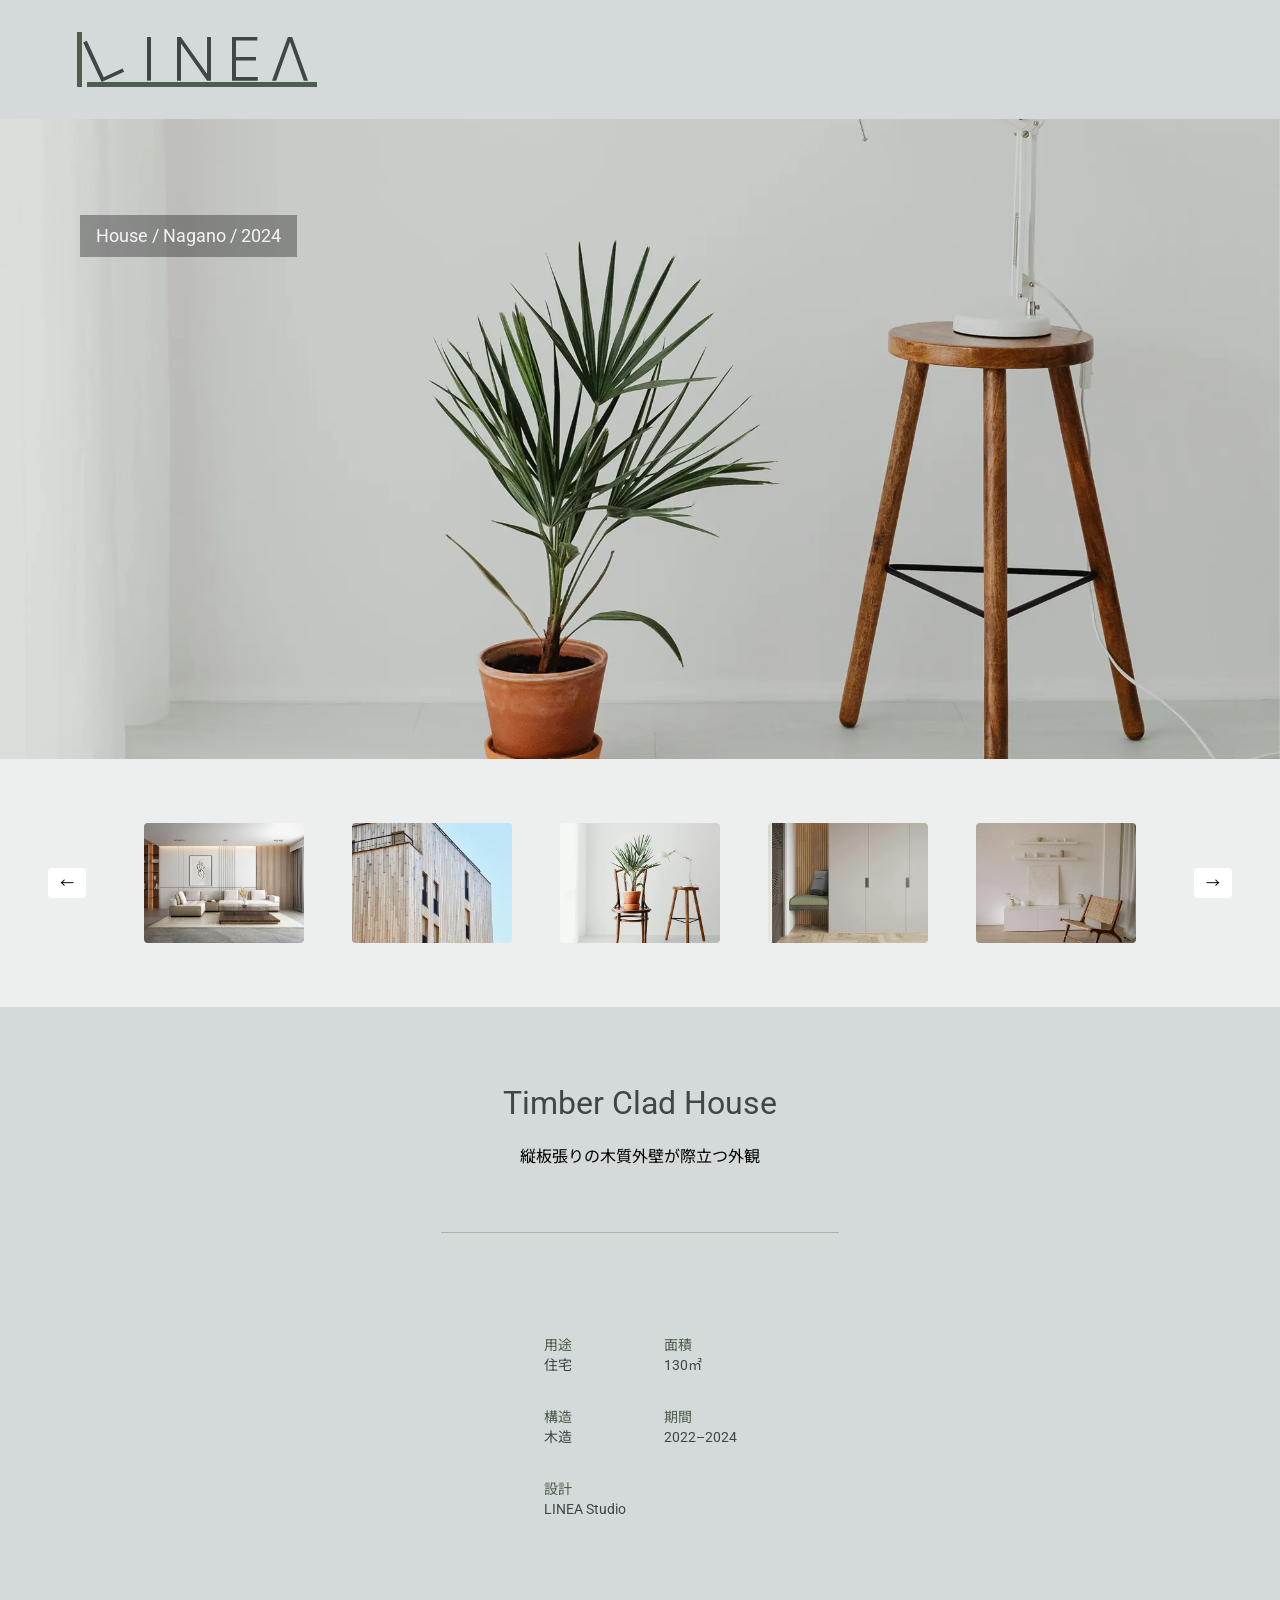
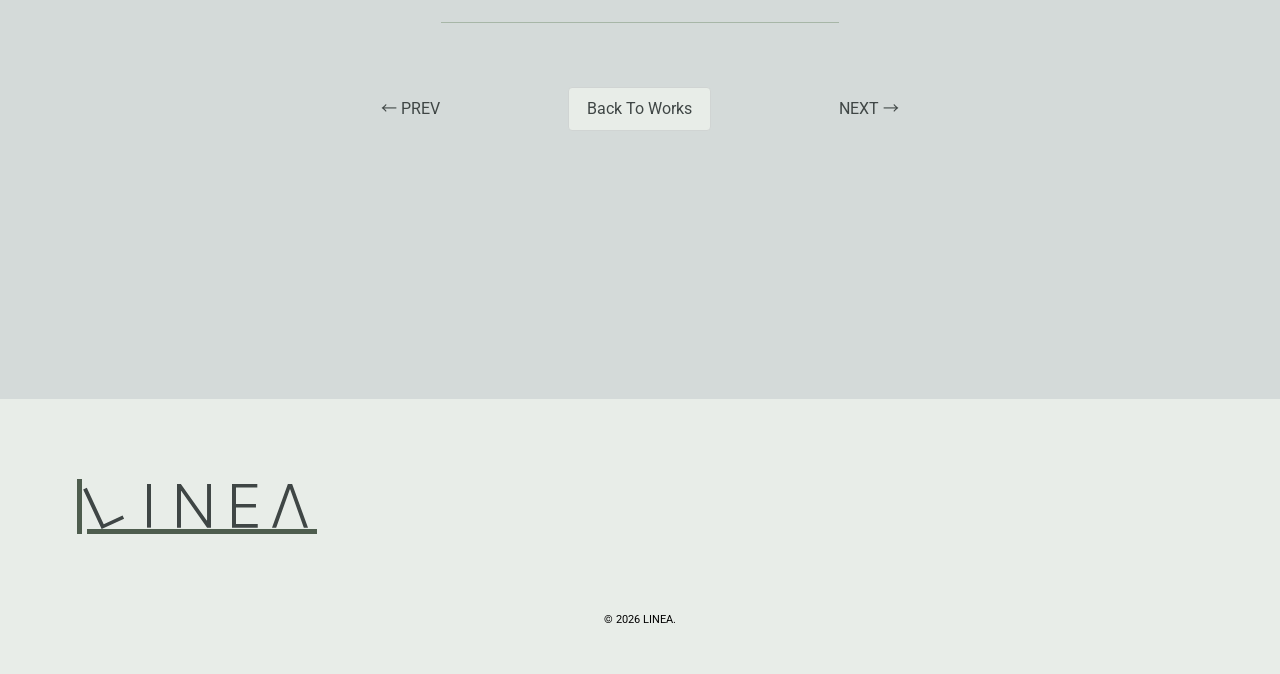
<file: timber-clad-house.html>
<!doctype html>
<html lang="ja">
  <head>
    <meta charset="UTF-8" />
    <meta name="viewport" content="width=device-width, initial-scale=1.0" />
    <title>timber clad house｜Works｜LINEA</title>
    <meta
      name="description"
      content="縦板張りの木質外壁が際立つ外観の詳細ページ。"
    />

    <link rel="stylesheet" href="css/style.css" />
    <link rel="icon" href="assets/icon/favicon.svg" type="image/svg+xml" />
    <link rel="icon" href="assets/icon/favicon.png" type="image/png" />

    <link rel="preconnect" href="https://fonts.googleapis.com" />
    <link rel="preconnect" href="https://fonts.gstatic.com" crossorigin />
    <link
      href="https://fonts.googleapis.com/css2?family=Noto+Sans+JP:wght@100..900&family=Roboto:ital,wght@0,100..900;1,100..900&display=swap"
      rel="stylesheet"
    />
    <meta property="og:title" content="LINEA" />
    <meta property="og:description" content="LINEA — 静けさと余白の建築。" />
    <meta property="og:type" content="website" />
    <meta
      property="og:url"
      content="https://transcendent-puffpuff-2b2847.netlify.app/timber-clad-house.html"
    />
    <meta
      property="og:image"
      content="https://transcendent-puffpuff-2b2847.netlify.app/assets/img/ogp.png"
    />
    <meta property="og:site_name" content="LINEA" />

    <meta name="twitter:card" content="summary_large_image" />
    <meta name="twitter:title" content="LINEA" />
    <meta name="twitter:description" content="静けさと余白の建築。" />
    <meta
      name="twitter:image"
      content="https://transcendent-puffpuff-2b2847.netlify.app/assets/img/ogp.png"
    />

    <link
      rel="canonical"
      href="https://transcendent-puffpuff-2b2847.netlify.app/timber-clad-house.html"
    />
  </head>

  <body>
    <header class="pageHeader">
      <a href="/" class="pageLogoLink">
        <img src="assets/icon/logo.svg" alt="LINEAロゴ" class="pageLogo" />
      </a>
    </header>

    <main>
      <section class="workDetailVisual">
        <div class="workDetailHero">
          <img
            src="assets/img/timber-clad-house/timber-clad-house-hero-01.webp"
            alt="Timber Clad House（縦板張りの木質外壁が際立つ外観）"
          />
          <p class="workDetailMeta textLg">House / Nagano / 2024</p>
        </div>

        <div class="thumbCarousel">
          <button class="thumbPrev" aria-label="前へ">←</button>

          <div class="thumbViewport">
            <div class="thumbTrack">
              <img
                src="assets/img/timber-clad-house/timber-clad-house-thumb-01.webp"
                alt="Timber Clad House（縦板張りの木質外壁が際立つ外観）"
              />
              <img
                src="assets/img/timber-clad-house/timber-clad-house-thumb-02.webp"
                alt="Timber Clad House（縦板張りの木質外壁が際立つ外観）"
              />
              <img
                src="assets/img/timber-clad-house/timber-clad-house-thumb-03.webp"
                alt="Timber Clad House（縦板張りの木質外壁が際立つ外観）"
              />
              <img
                src="assets/img/timber-clad-house/timber-clad-house-thumb-04.webp"
                alt="Timber Clad House（縦板張りの木質外壁が際立つ外観）"
              />
              <img
                src="assets/img/timber-clad-house/timber-clad-house-thumb-05.webp"
                alt="Timber Clad House（縦板張りの木質外壁が際立つ外観）"
              />
              <img
                src="assets/img/timber-clad-house/timber-clad-house-thumb-06.webp"
                alt="Timber Clad House（縦板張りの木質外壁が際立つ外観）"
              />
              <img
                src="assets/img/timber-clad-house/timber-clad-house-thumb-07.webp"
                alt="Timber Clad House（縦板張りの木質外壁が際立つ外観）"
              />
            </div>
          </div>

          <button class="thumbNext" aria-label="次へ">→</button>
        </div>
      </section>

      <section class="workDetailSection">
        <header class="workDetailHeader">
          <h1 class="textXxl">Timber Clad House</h1>
          <p class="textMd">縦板張りの木質外壁が際立つ外観</p>
        </header>

        <section class="workDetailInfo">
          <dl class="workDetailList textSm">
            <div class="workDetailRow">
              <dt>用途</dt>
              <dd>住宅</dd>
            </div>
            <div class="workDetailRow">
              <dt>面積</dt>
              <dd>130㎡</dd>
            </div>
            <div class="workDetailRow">
              <dt>構造</dt>
              <dd>木造</dd>
            </div>
            <div class="workDetailRow">
              <dt>期間</dt>
              <dd>2022–2024</dd>
            </div>
            <div class="workDetailRow">
              <dt>設計</dt>
              <dd>LINEA Studio</dd>
            </div>
          </dl>
        </section>

        <div class="workDetailNav textMd">
          <a href="monochrome-colonnade.html" class="prev">← PREV</a>
          <a href="works.html" class="actionButton textMd">
            <span>Back To Works</span>
          </a>
          <a href="timber-hallway.html" class="next">NEXT →</a>
        </div>
      </section>
    </main>

    <footer>
      <div class="footerContainer">
        <a href="index.html" class="footerLogo">
          <img src="assets/icon/logo.svg" alt="LINEAロゴ" />
        </a>
      </div>

      <small class="copy textXs">&copy; 2026 LINEA.</small>
      <button class="toTopBtn"></button>
    </footer>

    <script src="js/toTop.js"></script>
    <script src="js/detailImg.js"></script>
    <script src="js/thumbTrack.js"></script>
  </body>
</html>
</file>
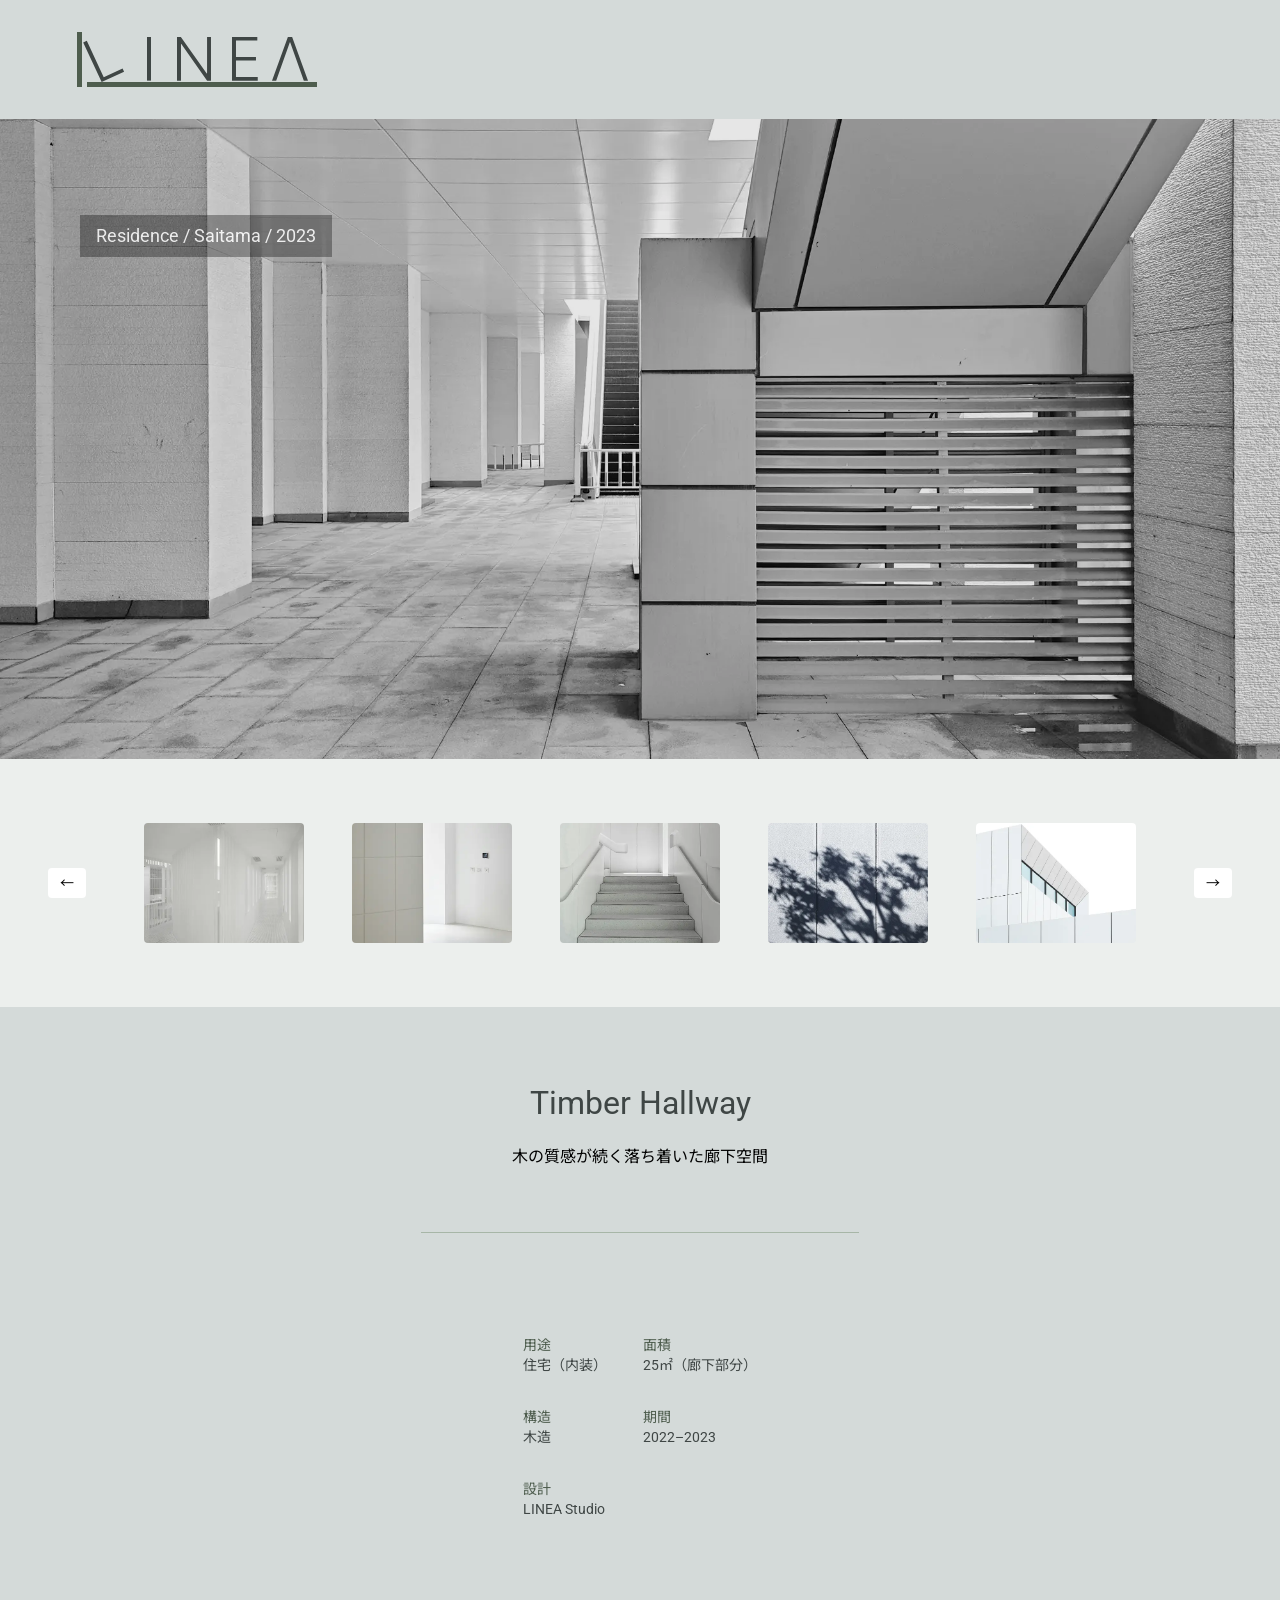
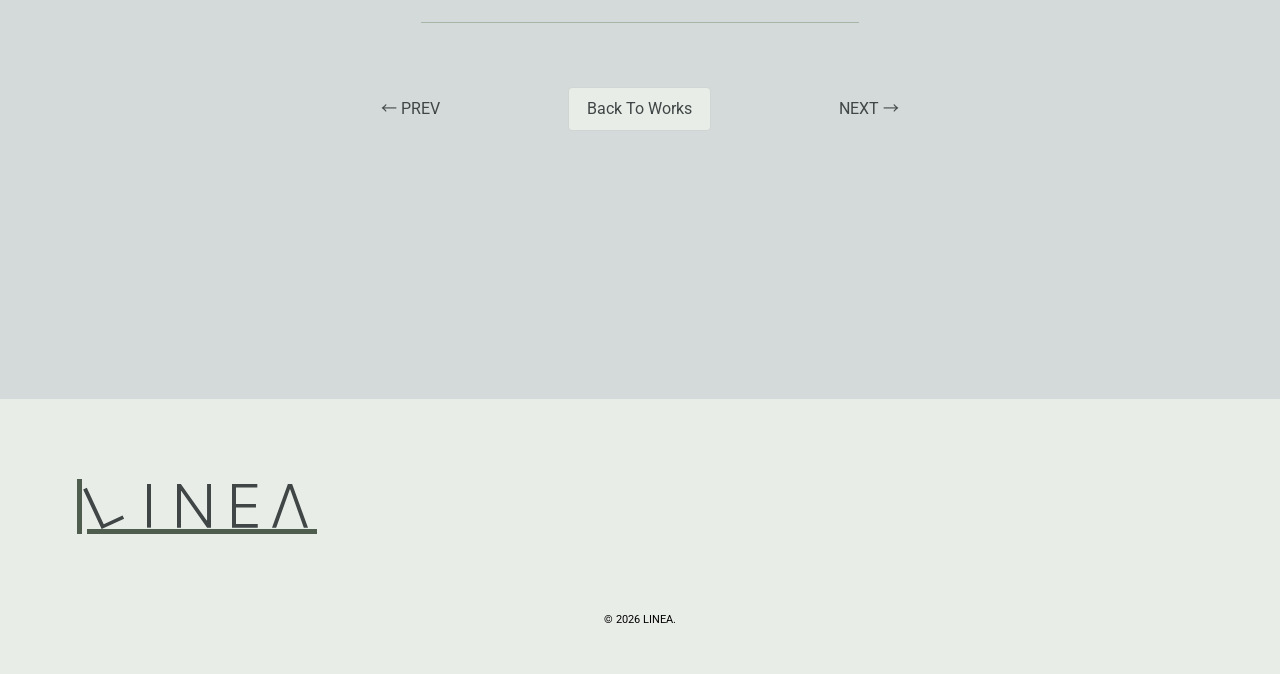
<file: timber-hallway.html>
<!doctype html>
<html lang="ja">
  <head>
    <meta charset="UTF-8" />
    <meta name="viewport" content="width=device-width, initial-scale=1.0" />
    <title>timber-hallway｜Works｜LINEA</title>
    <meta
      name="description"
      content="木の質感が続く落ち着いた廊下空間の詳細ページ。"
    />

    <link rel="stylesheet" href="css/style.css" />
    <link rel="icon" href="assets/icon/favicon.svg" type="image/svg+xml" />
    <link rel="icon" href="assets/icon/favicon.png" type="image/png" />

    <link rel="preconnect" href="https://fonts.googleapis.com" />
    <link rel="preconnect" href="https://fonts.gstatic.com" crossorigin />
    <link
      href="https://fonts.googleapis.com/css2?family=Noto+Sans+JP:wght@100..900&family=Roboto:ital,wght@0,100..900;1,100..900&display=swap"
      rel="stylesheet"
    />
    <meta property="og:title" content="LINEA" />
    <meta
      property="og:description"
      content="木の質感が続く落ち着いた廊下空間の詳細ページ。"
    />
    <meta property="og:type" content="website" />
    <meta
      property="og:url"
      content="https://transcendent-puffpuff-2b2847.netlify.app/timber-hallway.html"
    />
    <meta
      property="og:image"
      content="https://transcendent-puffpuff-2b2847.netlify.app/assets/img/ogp.png"
    />
    <meta property="og:site_name" content="LINEA" />

    <meta name="twitter:card" content="summary_large_image" />
    <meta name="twitter:title" content="LINEA" />
    <meta
      name="twitter:description"
      content="木の質感が続く落ち着いた廊下空間の詳細ページ。"
    />
    <meta
      name="twitter:image"
      content="https://transcendent-puffpuff-2b2847.netlify.app/assets/img/ogp.png"
    />

    <link
      rel="canonical"
      href="https://transcendent-puffpuff-2b2847.netlify.app/timber-hallway.html"
    />
  </head>

  <body>
    <header class="pageHeader">
      <a href="/" class="pageLogoLink">
        <img src="assets/icon/logo.svg" alt="LINEAロゴ" class="pageLogo" />
      </a>
    </header>

    <main>
      <section class="workDetailVisual">
        <div class="workDetailHero">
          <img
            src="assets/img/timber-hallway/timber-hallway-hero-01.webp"
            alt="Timber Hallway（木の質感が続く落ち着いた廊下空間）"
          />
          <p class="workDetailMeta textLg">Residence / Saitama / 2023</p>
        </div>

        <div class="thumbCarousel">
          <button class="thumbPrev" aria-label="前へ">←</button>

          <div class="thumbViewport">
            <div class="thumbTrack">
              <img
                src="assets/img/timber-hallway/timber-hallway-thumb-01.webp"
                alt="Timber Hallway（木の質感が続く落ち着いた廊下空間）"
              />
              <img
                src="assets/img/timber-hallway/timber-hallway-thumb-02.webp"
                alt="Timber Hallway（木の質感が続く落ち着いた廊下空間）"
              />
              <img
                src="assets/img/timber-hallway/timber-hallway-thumb-03.webp"
                alt="Timber Hallway（木の質感が続く落ち着いた廊下空間）"
              />
              <img
                src="assets/img/timber-hallway/timber-hallway-thumb-04.webp"
                alt="Timber Hallway（木の質感が続く落ち着いた廊下空間）"
              />
              <img
                src="assets/img/timber-hallway/timber-hallway-thumb-05.webp"
                alt="Timber Hallway（木の質感が続く落ち着いた廊下空間）"
              />
              <img
                src="assets/img/timber-hallway/timber-hallway-thumb-06.webp"
                alt="Timber Hallway（木の質感が続く落ち着いた廊下空間）"
              />
              <img
                src="assets/img/timber-hallway/timber-hallway-thumb-07.webp"
                alt="Timber Hallway（木の質感が続く落ち着いた廊下空間）"
              />
            </div>
          </div>

          <button class="thumbNext" aria-label="次へ">→</button>
        </div>
      </section>

      <section class="workDetailSection">
        <header class="workDetailHeader">
          <h1 class="textXxl">Timber Hallway</h1>
          <p class="textMd">木の質感が続く落ち着いた廊下空間</p>
        </header>

        <section class="workDetailInfo">
          <dl class="workDetailList textSm">
            <div class="workDetailRow">
              <dt>用途</dt>
              <dd>住宅（内装）</dd>
            </div>
            <div class="workDetailRow">
              <dt>面積</dt>
              <dd>25㎡（廊下部分）</dd>
            </div>
            <div class="workDetailRow">
              <dt>構造</dt>
              <dd>木造</dd>
            </div>
            <div class="workDetailRow">
              <dt>期間</dt>
              <dd>2022–2023</dd>
            </div>
            <div class="workDetailRow">
              <dt>設計</dt>
              <dd>LINEA Studio</dd>
            </div>
          </dl>
        </section>

        <div class="workDetailNav textMd">
          <a href="timber-clad-house.html" class="prev">← PREV</a>
          <a href="works.html" class="actionButton textMd">
            <span>Back To Works</span>
          </a>
          <a href="concrete-stairwell.html" class="next">NEXT →</a>
        </div>
      </section>
    </main>

    <footer>
      <div class="footerContainer">
        <a href="index.html" class="footerLogo">
          <img src="assets/icon/logo.svg" alt="LINEAロゴ" />
        </a>
      </div>

      <small class="copy textXs">&copy; 2026 LINEA.</small>
      <button class="toTopBtn"></button>
    </footer>

    <script src="js/toTop.js"></script>
    <script src="js/detailImg.js"></script>
    <script src="js/thumbTrack.js"></script>
  </body>
</html>
</file>
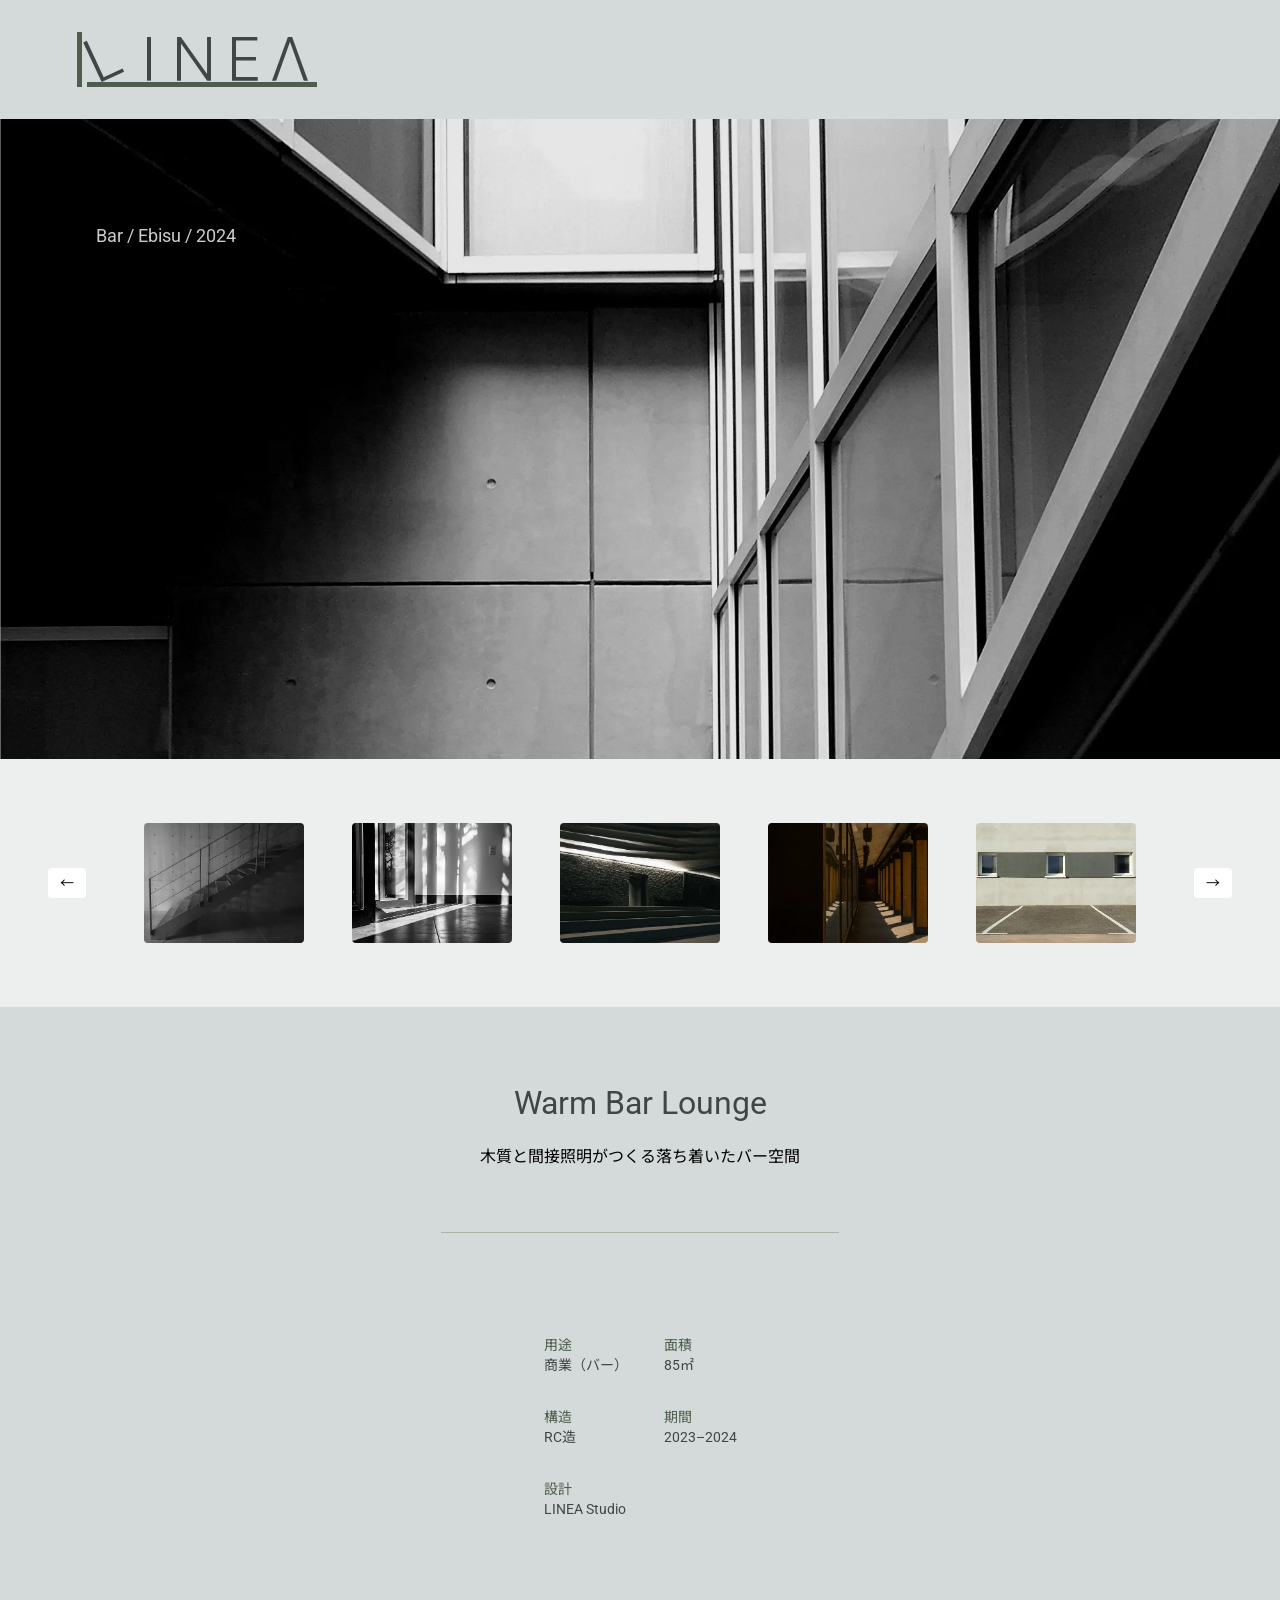
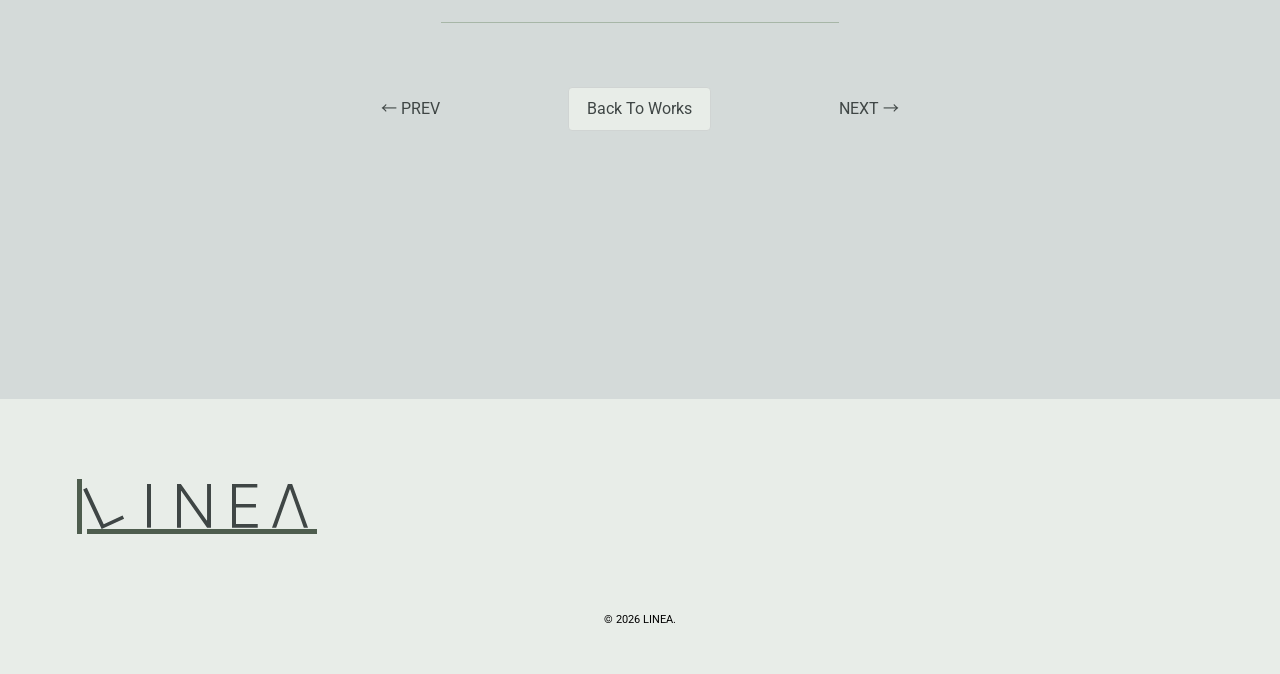
<file: warm-bar-lounge.html>
<!doctype html>
<html lang="ja">
  <head>
    <meta charset="UTF-8" />
    <meta name="viewport" content="width=device-width, initial-scale=1.0" />
    <title>warm bar lounge｜Works｜LINEA</title>
    <meta
      name="description"
      content="木質と間接照明がつくる落ち着いたバー空間の詳細ページ。"
    />

    <link rel="stylesheet" href="css/style.css" />
    <link rel="icon" href="assets/icon/favicon.svg" type="image/svg+xml" />
    <link rel="icon" href="assets/icon/favicon.png" type="image/png" />

    <link rel="preconnect" href="https://fonts.googleapis.com" />
    <link rel="preconnect" href="https://fonts.gstatic.com" crossorigin />
    <link
      href="https://fonts.googleapis.com/css2?family=Noto+Sans+JP:wght@100..900&family=Roboto:ital,wght@0,100..900;1,100..900&display=swap"
      rel="stylesheet"
    />
    <meta property="og:title" content="LINEA" />
    <meta
      property="og:description"
      content="木質と間接照明がつくる落ち着いたバー空間の詳細ページ。"
    />
    <meta property="og:type" content="website" />
    <meta
      property="og:url"
      content="https://transcendent-puffpuff-2b2847.netlify.app/warm-bar-lounge.html"
    />
    <meta
      property="og:image"
      content="https://transcendent-puffpuff-2b2847.netlify.app/assets/img/ogp.png"
    />
    <meta property="og:site_name" content="LINEA" />

    <meta name="twitter:card" content="summary_large_image" />
    <meta name="twitter:title" content="LINEA" />
    <meta
      name="twitter:description"
      content="木質と間接照明がつくる落ち着いたバー空間の詳細ページ。"
    />
    <meta
      name="twitter:image"
      content="https://transcendent-puffpuff-2b2847.netlify.app/assets/img/ogp.png"
    />

    <link
      rel="canonical"
      href="https://transcendent-puffpuff-2b2847.netlify.app/warm-bar-lounge.html"
    />
  </head>

  <body>
    <header class="pageHeader">
      <a href="/" class="pageLogoLink">
        <img src="assets/icon/logo.svg" alt="LINEAロゴ" class="pageLogo" />
      </a>
    </header>

    <main>
      <section class="workDetailVisual">
        <div class="workDetailHero">
          <img
            src="assets/img/warm-bar-lounge/warm-bar-lounge-hero-01.webp"
            alt="Warm Bar Lounge（木質と間接照明がつくる落ち着いたバー空間）"
          />
          <p class="workDetailMeta textLg">Bar / Ebisu / 2024</p>
        </div>

        <div class="thumbCarousel">
          <button class="thumbPrev" aria-label="前へ">←</button>

          <div class="thumbViewport">
            <div class="thumbTrack">
              <img
                src="assets/img/warm-bar-lounge/warm-bar-lounge-thumb-01.webp"
                alt="Warm Bar Lounge（木質と間接照明がつくる落ち着いたバー空間）"
              />
              <img
                src="assets/img/warm-bar-lounge/warm-bar-lounge-thumb-02.webp"
                alt="Warm Bar Lounge（木質と間接照明がつくる落ち着いたバー空間）"
              />
              <img
                src="assets/img/warm-bar-lounge/warm-bar-lounge-thumb-03.webp"
                alt="Warm Bar Lounge（木質と間接照明がつくる落ち着いたバー空間）"
              />
              <img
                src="assets/img/warm-bar-lounge/warm-bar-lounge-thumb-04.webp"
                alt="Warm Bar Lounge（木質と間接照明がつくる落ち着いたバー空間）"
              />
              <img
                src="assets/img/warm-bar-lounge/warm-bar-lounge-thumb-05.webp"
                alt="Warm Bar Lounge（木質と間接照明がつくる落ち着いたバー空間）"
              />
              <img
                src="assets/img/warm-bar-lounge/warm-bar-lounge-thumb-06.webp"
                alt="Warm Bar Lounge（木質と間接照明がつくる落ち着いたバー空間）"
              />
              <img
                src="assets/img/warm-bar-lounge/warm-bar-lounge-thumb-07.webp"
                alt="Warm Bar Lounge（木質と間接照明がつくる落ち着いたバー空間）"
              />
            </div>
          </div>

          <button class="thumbNext" aria-label="次へ">→</button>
        </div>
      </section>

      <section class="workDetailSection">
        <header class="workDetailHeader">
          <h1 class="textXxl">Warm Bar Lounge</h1>
          <p class="textMd">木質と間接照明がつくる落ち着いたバー空間</p>
        </header>

        <section class="workDetailInfo">
          <dl class="workDetailList textSm">
            <div class="workDetailRow">
              <dt>用途</dt>
              <dd>商業（バー）</dd>
            </div>
            <div class="workDetailRow">
              <dt>面積</dt>
              <dd>85㎡</dd>
            </div>
            <div class="workDetailRow">
              <dt>構造</dt>
              <dd>RC造</dd>
            </div>
            <div class="workDetailRow">
              <dt>期間</dt>
              <dd>2023–2024</dd>
            </div>
            <div class="workDetailRow">
              <dt>設計</dt>
              <dd>LINEA Studio</dd>
            </div>
          </dl>
        </section>

        <div class="workDetailNav textMd">
          <a href="white-corridor.html" class="prev">← PREV</a>
          <a href="works.html" class="actionButton textMd">
            <span>Back To Works</span>
          </a>
          <a href="slate-facade-house.html" class="next">NEXT →</a>
        </div>
      </section>
    </main>

    <footer>
      <div class="footerContainer">
        <a href="index.html" class="footerLogo">
          <img src="assets/icon/logo.svg" alt="LINEAロゴ" />
        </a>
      </div>

      <small class="copy textXs">&copy; 2026 LINEA.</small>
      <button class="toTopBtn"></button>
    </footer>

    <script src="js/toTop.js"></script>
    <script src="js/detailImg.js"></script>
    <script src="js/thumbTrack.js"></script>
  </body>
</html>
</file>
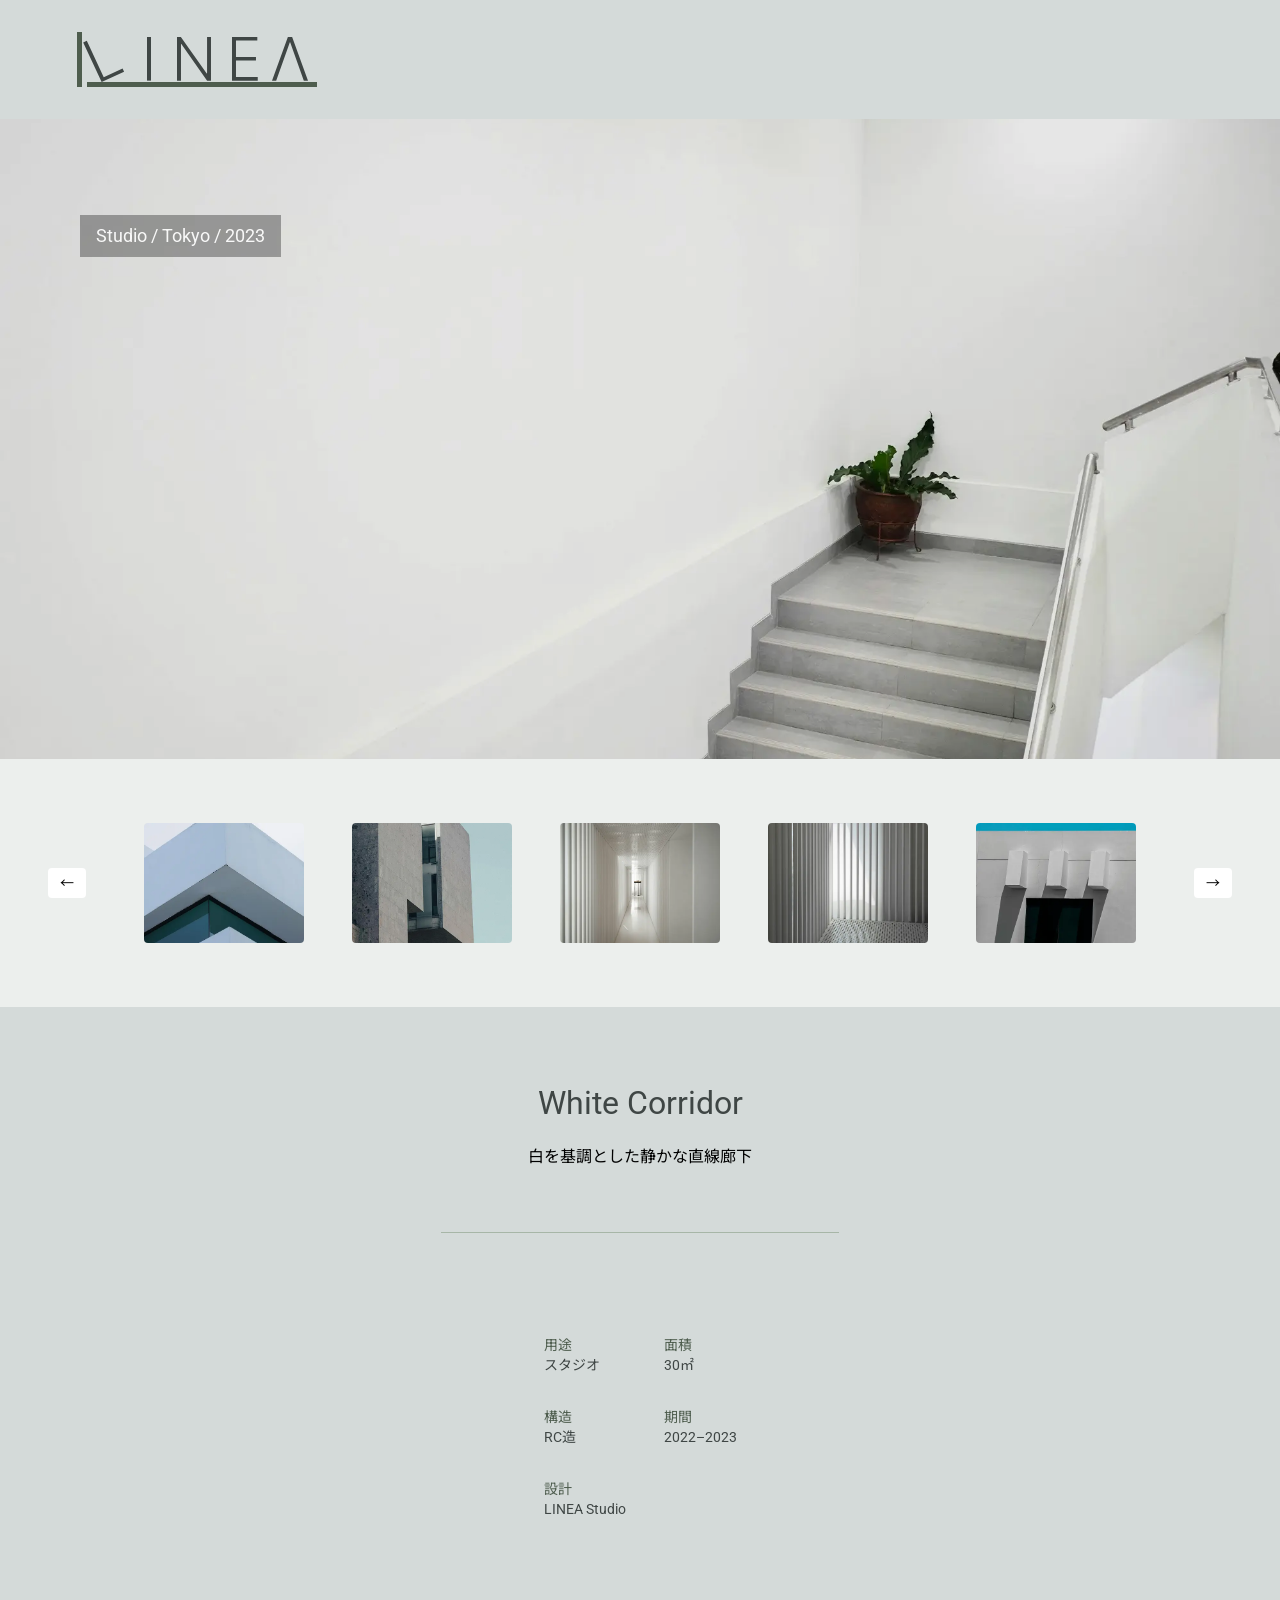
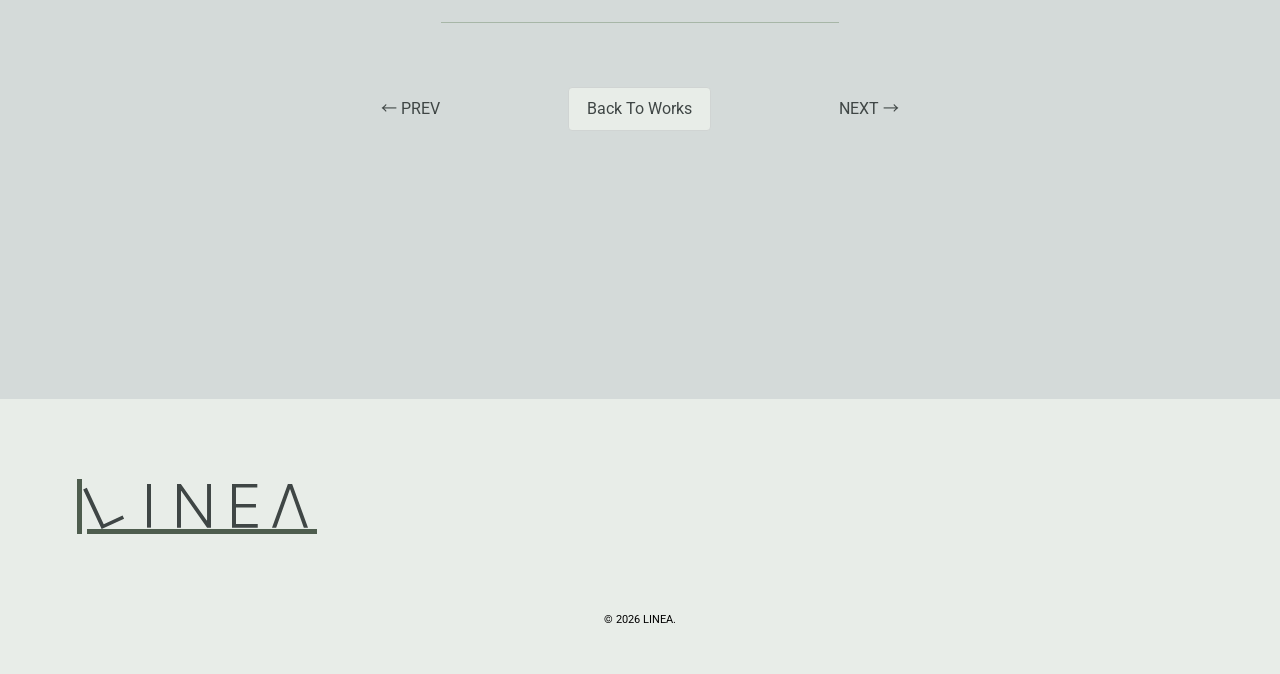
<file: white-corridor.html>
<!doctype html>
<html lang="ja">
  <head>
    <meta charset="UTF-8" />
    <meta name="viewport" content="width=device-width, initial-scale=1.0" />
    <title>white corridor｜Works｜LINEA</title>
    <meta
      name="description"
      content="白を基調とした静かな直線廊下の詳細ページ。"
    />

    <link rel="stylesheet" href="css/style.css" />
    <link rel="icon" href="assets/icon/favicon.svg" type="image/svg+xml" />
    <link rel="icon" href="assets/icon/favicon.png" type="image/png" />

    <link rel="preconnect" href="https://fonts.googleapis.com" />
    <link rel="preconnect" href="https://fonts.gstatic.com" crossorigin />
    <link
      href="https://fonts.googleapis.com/css2?family=Noto+Sans+JP:wght@100..900&family=Roboto:ital,wght@0,100..900;1,100..900&display=swap"
      rel="stylesheet"
    />
    <meta property="og:title" content="LINEA" />
    <meta
      property="og:description"
      content="白を基調とした静かな直線廊下の詳細ページ。"
    />
    <meta property="og:type" content="website" />
    <meta
      property="og:url"
      content="https://transcendent-puffpuff-2b2847.netlify.app/white-corridor.html"
    />
    <meta
      property="og:image"
      content="https://transcendent-puffpuff-2b2847.netlify.app/assets/img/ogp.png"
    />
    <meta property="og:site_name" content="LINEA" />

    <meta name="twitter:card" content="summary_large_image" />
    <meta name="twitter:title" content="LINEA" />
    <meta
      name="twitter:description"
      content="白を基調とした静かな直線廊下の詳細ページ。"
    />
    <meta
      name="twitter:image"
      content="https://transcendent-puffpuff-2b2847.netlify.app/assets/img/ogp.png"
    />

    <link
      rel="canonical"
      href="https://transcendent-puffpuff-2b2847.netlify.app/white-corridor.html"
    />
  </head>
  <body>
    <header class="pageHeader">
      <a href="/" class="pageLogoLink">
        <img src="assets/icon/logo.svg" alt="LINEAロゴ" class="pageLogo" />
      </a>
    </header>

    <main>
      <section class="workDetailVisual">
        <div class="workDetailHero">
          <img
            src="assets/img/white-corridor/white-corridor-hero-01.webp"
            alt="White Corridor（白を基調とした静かな直線廊下）"
          />
          <p class="workDetailMeta textLg">Studio / Tokyo / 2023</p>
        </div>

        <div class="thumbCarousel">
          <button class="thumbPrev" aria-label="前へ">←</button>

          <div class="thumbViewport">
            <div class="thumbTrack">
              <img
                src="assets/img/white-corridor/white-corridor-thumb-01.webp"
                alt="White Corridor（白を基調とした静かな直線廊下）"
              />
              <img
                src="assets/img/white-corridor/white-corridor-thumb-02.webp"
                alt="White Corridor（白を基調とした静かな直線廊下）"
              />
              <img
                src="assets/img/white-corridor/white-corridor-thumb-03.webp"
                alt="White Corridor（白を基調とした静かな直線廊下）"
              />
              <img
                src="assets/img/white-corridor/white-corridor-thumb-04.webp"
                alt="White Corridor（白を基調とした静かな直線廊下）"
              />
              <img
                src="assets/img/white-corridor/white-corridor-thumb-05.webp"
                alt="White Corridor（白を基調とした静かな直線廊下）"
              />
              <img
                src="assets/img/white-corridor/white-corridor-thumb-06.webp"
                alt="White Corridor（白を基調とした静かな直線廊下）"
              />
              <img
                src="assets/img/white-corridor/white-corridor-thumb-07.webp"
                alt="White Corridor（白を基調とした静かな直線廊下）"
              />
            </div>
          </div>

          <button class="thumbNext" aria-label="次へ">→</button>
        </div>
      </section>

      <section class="workDetailSection">
        <header class="workDetailHeader">
          <h1 class="textXxl">White Corridor</h1>
          <p class="textMd">白を基調とした静かな直線廊下</p>
        </header>

        <section class="workDetailInfo">
          <dl class="workDetailList textSm">
            <div class="workDetailRow">
              <dt>用途</dt>
              <dd>スタジオ</dd>
            </div>
            <div class="workDetailRow">
              <dt>面積</dt>
              <dd>30㎡</dd>
            </div>
            <div class="workDetailRow">
              <dt>構造</dt>
              <dd>RC造</dd>
            </div>
            <div class="workDetailRow">
              <dt>期間</dt>
              <dd>2022–2023</dd>
            </div>
            <div class="workDetailRow">
              <dt>設計</dt>
              <dd>LINEA Studio</dd>
            </div>
          </dl>
        </section>

        <div class="workDetailNav textMd">
          <a href="white-terrace-residence.html" class="prev">← PREV</a>
          <a href="works.html" class="actionButton textMd">
            <span>Back To Works</span>
          </a>
          <a href="warm-bar-lounge.html" class="next">NEXT →</a>
        </div>
      </section>
    </main>

    <footer>
      <div class="footerContainer">
        <a href="index.html" class="footerLogo">
          <img src="assets/icon/logo.svg" alt="LINEAロゴ" />
        </a>
      </div>

      <small class="copy textXs">&copy; 2026 LINEA.</small>
      <button class="toTopBtn"></button>
    </footer>

    <script src="js/toTop.js"></script>
    <script src="js/detailImg.js"></script>
    <script src="js/thumbTrack.js"></script>
  </body>
</html>
</file>
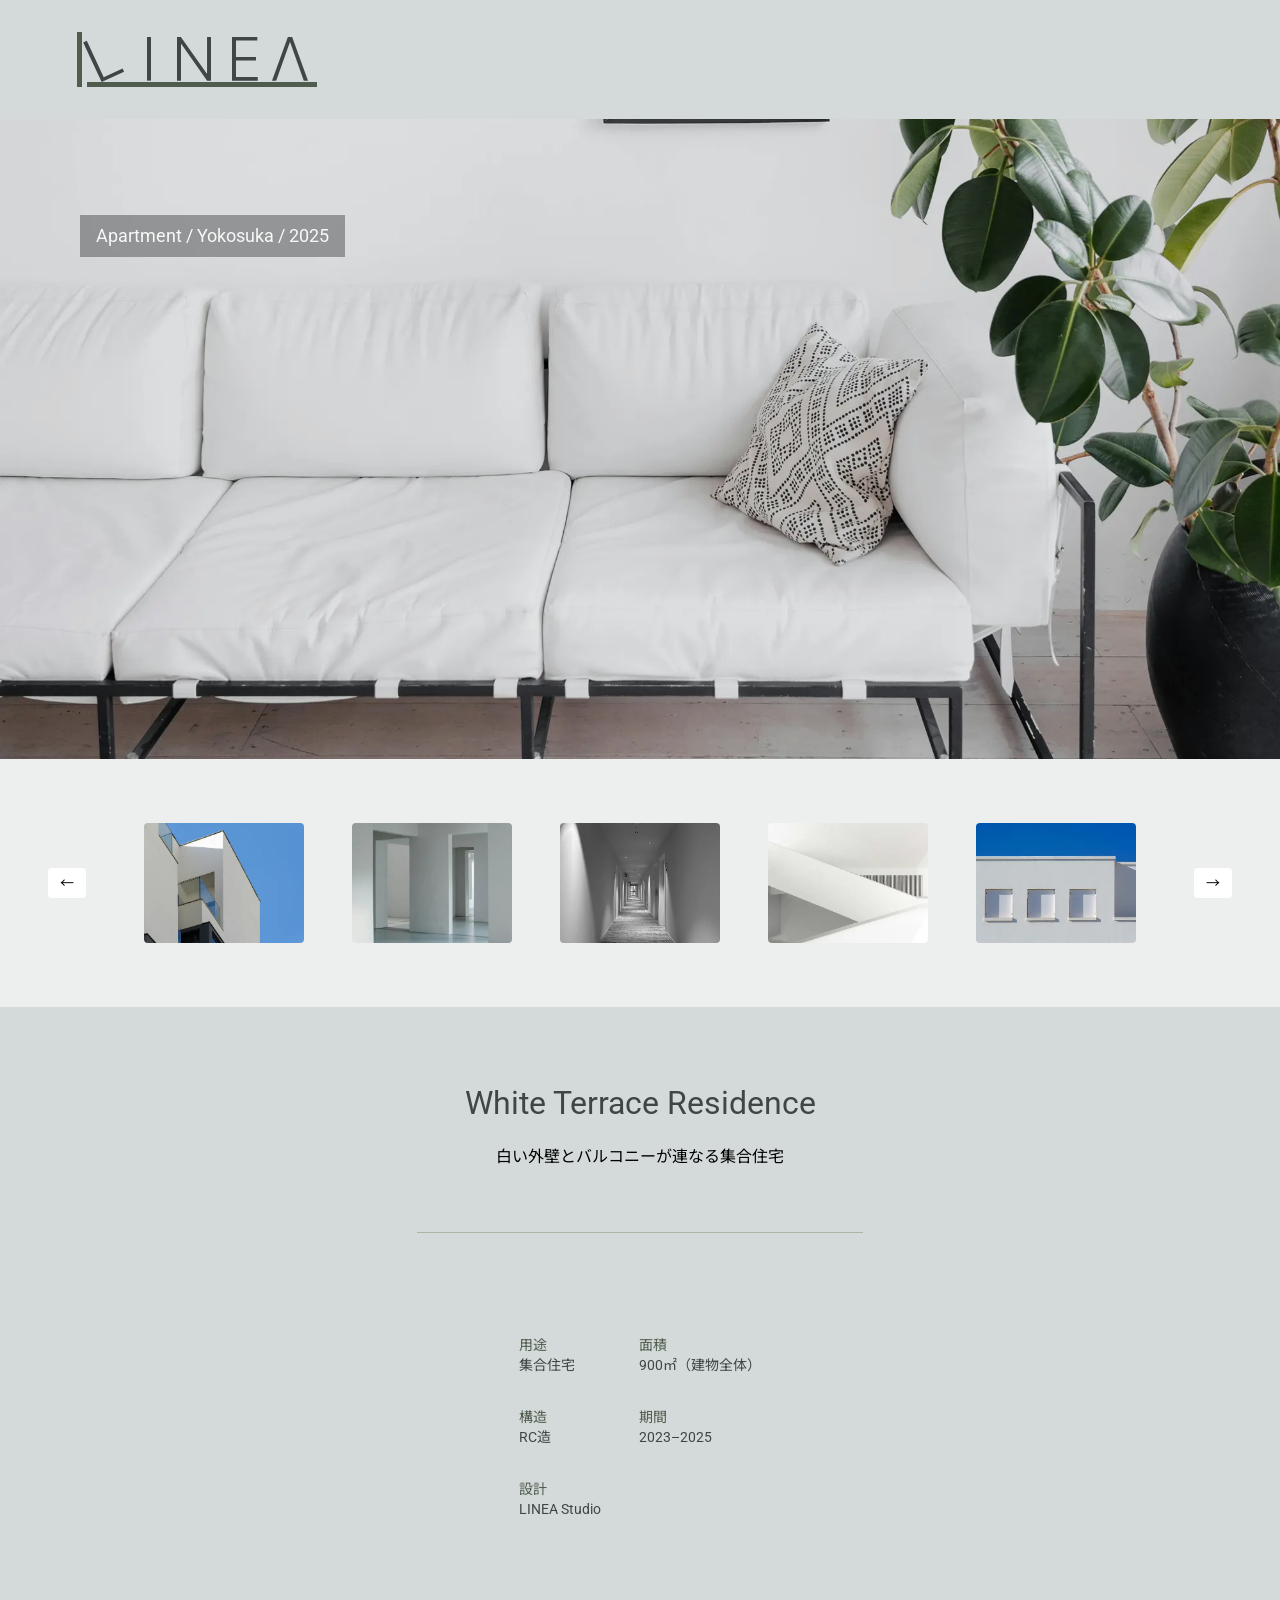
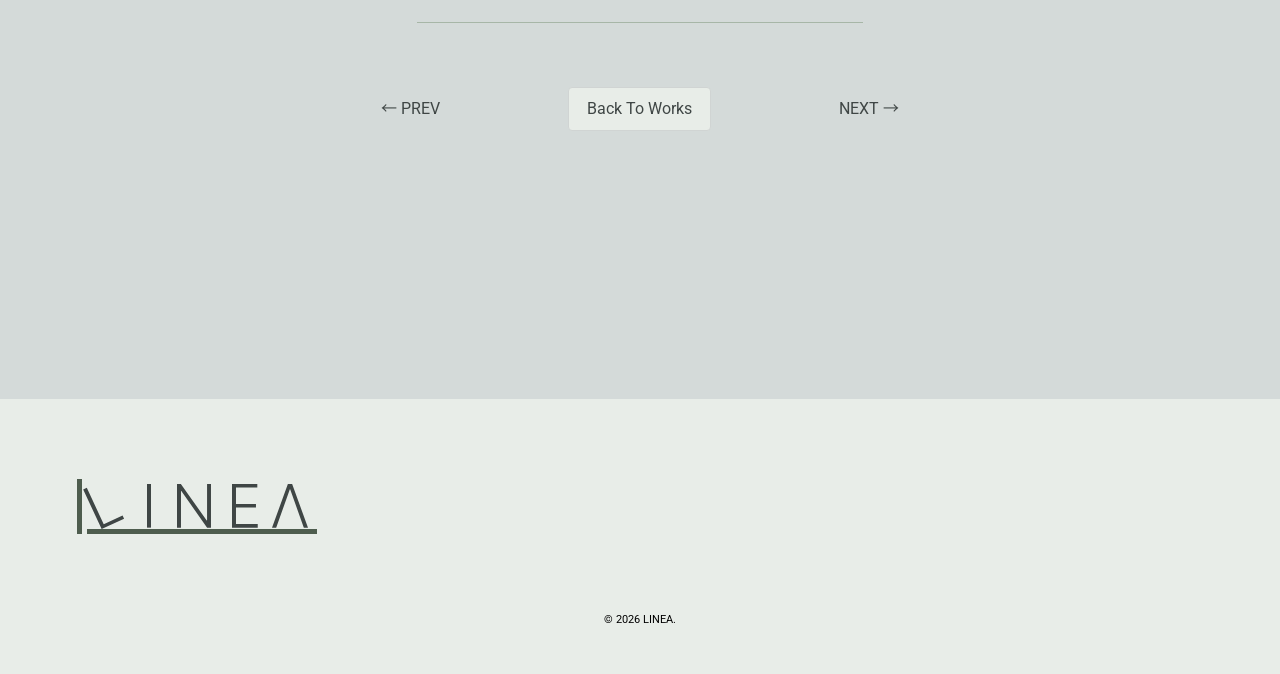
<file: white-terrace-residence.html>
<!doctype html>
<html lang="ja">
  <head>
    <meta charset="UTF-8" />
    <meta name="viewport" content="width=device-width, initial-scale=1.0" />
    <title>white terrace residence｜Works｜LINEA</title>
    <meta
      name="description"
      content="白い外壁とバルコニーが連なる集合住宅の詳細ページ。"
    />

    <link rel="stylesheet" href="css/style.css" />
    <link rel="icon" href="assets/icon/favicon.svg" type="image/svg+xml" />
    <link rel="icon" href="assets/icon/favicon.png" type="image/png" />

    <link rel="preconnect" href="https://fonts.googleapis.com" />
    <link rel="preconnect" href="https://fonts.gstatic.com" crossorigin />
    <link
      href="https://fonts.googleapis.com/css2?family=Noto+Sans+JP:wght@100..900&family=Roboto:ital,wght@0,100..900;1,100..900&display=swap"
      rel="stylesheet"
    />
    <meta property="og:title" content="LINEA" />
    <meta
      property="og:description"
      content="白い外壁とバルコニーが連なる集合住宅の詳細ページ。"
    />
    <meta property="og:type" content="website" />
    <meta
      property="og:url"
      content="https://transcendent-puffpuff-2b2847.netlify.app/white-terrace-residence.html"
    />
    <meta
      property="og:image"
      content="https://transcendent-puffpuff-2b2847.netlify.app/assets/img/ogp.png"
    />
    <meta property="og:site_name" content="LINEA" />

    <meta name="twitter:card" content="summary_large_image" />
    <meta name="twitter:title" content="LINEA" />
    <meta
      name="twitter:description"
      content="白い外壁とバルコニーが連なる集合住宅の詳細ページ。"
    />
    <meta
      name="twitter:image"
      content="https://transcendent-puffpuff-2b2847.netlify.app/assets/img/ogp.png"
    />

    <link
      rel="canonical"
      href="https://transcendent-puffpuff-2b2847.netlify.app/white-terrace-residence.html"
    />
  </head>

  <body>
    <header class="pageHeader">
      <a href="/" class="pageLogoLink">
        <img src="assets/icon/logo.svg" alt="LINEAロゴ" class="pageLogo" />
      </a>
    </header>

    <main>
      <section class="workDetailVisual">
        <div class="workDetailHero">
          <img
            src="assets/img/white-terrace-residence/white-terrace-residence-hero-01.webp"
            alt="White Terrace Residence（白い外壁とバルコニーが連なる集合住宅）"
          />
          <p class="workDetailMeta textLg">Apartment / Yokosuka / 2025</p>
        </div>

        <div class="thumbCarousel">
          <button class="thumbPrev" aria-label="前へ">←</button>

          <div class="thumbViewport">
            <div class="thumbTrack">
              <img
                src="assets/img/white-terrace-residence/white-terrace-residence-thumb-01.webp"
                alt="White Terrace Residence（白い外壁とバルコニーが連なる集合住宅）"
              />
              <img
                src="assets/img/white-terrace-residence/white-terrace-residence-thumb-02.webp"
                alt="White Terrace Residence（白い外壁とバルコニーが連なる集合住宅）"
              />
              <img
                src="assets/img/white-terrace-residence/white-terrace-residence-thumb-03.webp"
                alt="White Terrace Residence（白い外壁とバルコニーが連なる集合住宅）"
              />
              <img
                src="assets/img/white-terrace-residence/white-terrace-residence-thumb-04.webp"
                alt="White Terrace Residence（白い外壁とバルコニーが連なる集合住宅）"
              />
              <img
                src="assets/img/white-terrace-residence/white-terrace-residence-thumb-05.webp"
                alt="White Terrace Residence（白い外壁とバルコニーが連なる集合住宅）"
              />
              <img
                src="assets/img/white-terrace-residence/white-terrace-residence-thumb-06.webp"
                alt="White Terrace Residence（白い外壁とバルコニーが連なる集合住宅）"
              />
              <img
                src="assets/img/white-terrace-residence/white-terrace-residence-thumb-07.webp"
                alt="White Terrace Residence（白い外壁とバルコニーが連なる集合住宅）"
              />
            </div>
          </div>

          <button class="thumbNext" aria-label="次へ">→</button>
        </div>
      </section>

      <section class="workDetailSection">
        <header class="workDetailHeader">
          <h1 class="textXxl">White Terrace Residence</h1>
          <p class="textMd">白い外壁とバルコニーが連なる集合住宅</p>
        </header>

        <section class="workDetailInfo">
          <dl class="workDetailList textSm">
            <div class="workDetailRow">
              <dt>用途</dt>
              <dd>集合住宅</dd>
            </div>
            <div class="workDetailRow">
              <dt>面積</dt>
              <dd>900㎡（建物全体）</dd>
            </div>
            <div class="workDetailRow">
              <dt>構造</dt>
              <dd>RC造</dd>
            </div>
            <div class="workDetailRow">
              <dt>期間</dt>
              <dd>2023–2025</dd>
            </div>
            <div class="workDetailRow">
              <dt>設計</dt>
              <dd>LINEA Studio</dd>
            </div>
          </dl>
        </section>

        <div class="workDetailNav textMd">
          <a href="concrete-stairwell.html" class="prev">← PREV</a>
          <a href="works.html" class="actionButton textMd">
            <span>Back To Works</span>
          </a>
          <a href="white-corridor.html" class="next">NEXT →</a>
        </div>
      </section>
    </main>

    <footer>
      <div class="footerContainer">
        <a href="index.html" class="footerLogo">
          <img src="assets/icon/logo.svg" alt="LINEAロゴ" />
        </a>
      </div>

      <small class="copy textXs">&copy; 2026 LINEA.</small>
      <button class="toTopBtn"></button>
    </footer>

    <script src="js/toTop.js"></script>
    <script src="js/detailImg.js"></script>
    <script src="js/thumbTrack.js"></script>
  </body>
</html>
</file>
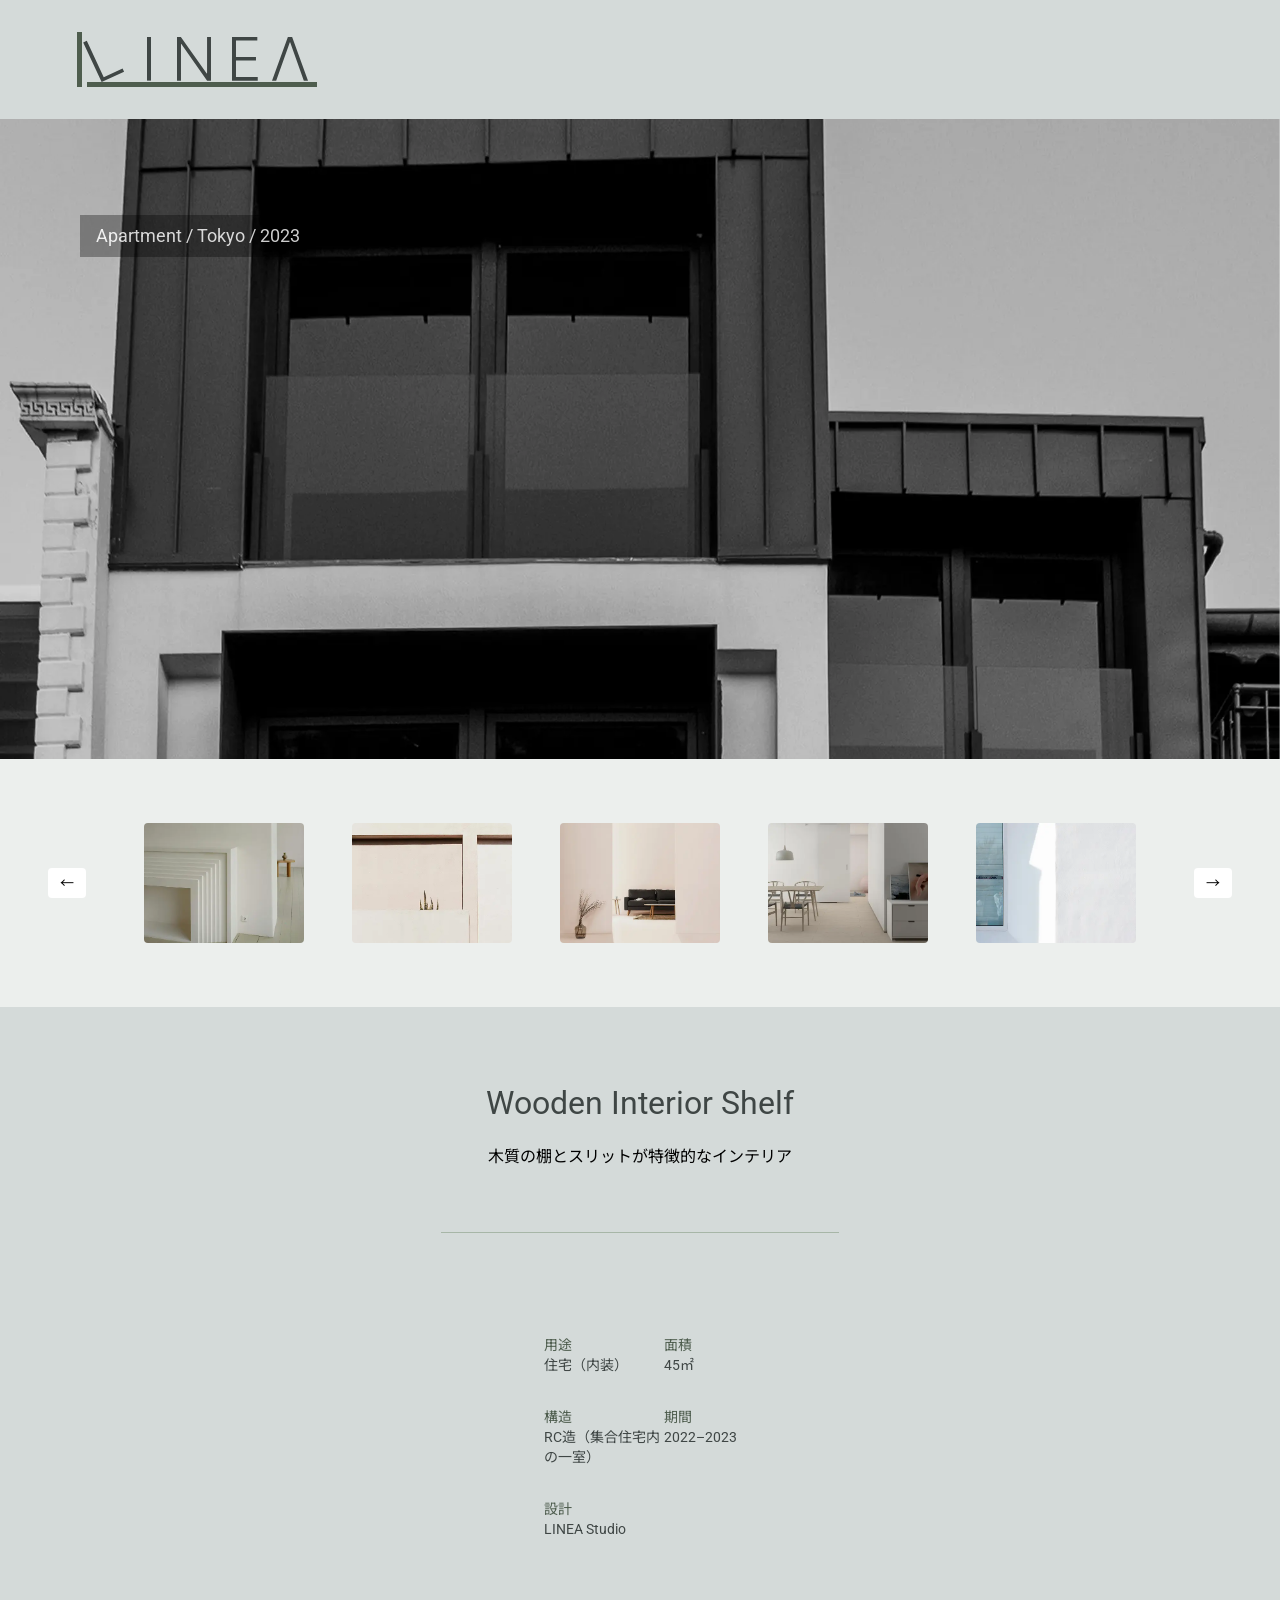
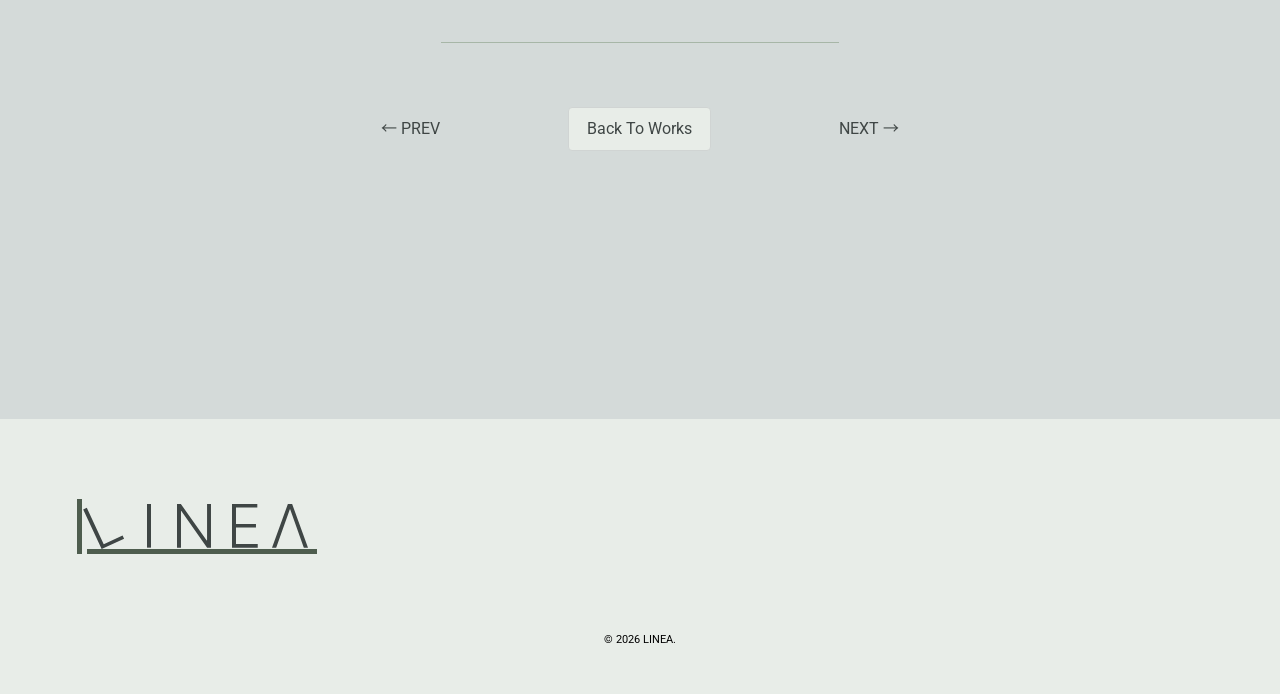
<file: wooden-interior-shelf.html>
<!doctype html>
<html lang="ja">
  <head>
    <meta charset="UTF-8" />
    <meta name="viewport" content="width=device-width, initial-scale=1.0" />
    <title>Wooden Interior Shelf｜Works｜LINEA</title>
    <meta
      name="description"
      content="木質の棚とスリットが特徴的なインテリアの詳細ページ。"
    />

    <link rel="stylesheet" href="css/style.css" />
    <link rel="icon" href="assets/icon/favicon.svg" type="image/svg+xml" />
    <link rel="icon" href="assets/icon/favicon.png" type="image/png" />

    <link rel="preconnect" href="https://fonts.googleapis.com" />
    <link rel="preconnect" href="https://fonts.gstatic.com" crossorigin />
    <link
      href="https://fonts.googleapis.com/css2?family=Noto+Sans+JP:wght@100..900&family=Roboto:ital,wght@0,100..900;1,100..900&display=swap"
      rel="stylesheet"
    />
    <meta property="og:title" content="LINEA" />
    <meta
      property="og:description"
      content="木質の棚とスリットが特徴的なインテリアの詳細ページ。"
    />
    <meta property="og:type" content="website" />
    <meta
      property="og:url"
      content="https://transcendent-puffpuff-2b2847.netlify.app/wooden-interior-shelf.html"
    />
    <meta
      property="og:image"
      content="https://transcendent-puffpuff-2b2847.netlify.app/assets/img/ogp.png"
    />
    <meta property="og:site_name" content="LINEA" />

    <meta name="twitter:card" content="summary_large_image" />
    <meta name="twitter:title" content="LINEA" />
    <meta
      name="twitter:description"
      content="木質の棚とスリットが特徴的なインテリアの詳細ページ。"
    />
    <meta
      name="twitter:image"
      content="https://transcendent-puffpuff-2b2847.netlify.app/assets/img/ogp.png"
    />

    <link
      rel="canonical"
      href="https://transcendent-puffpuff-2b2847.netlify.app/wooden-interior-shelf.html"
    />
  </head>

  <body>
    <header class="pageHeader">
      <a href="/" class="pageLogoLink">
        <img src="assets/icon/logo.svg" alt="LINEAロゴ" class="pageLogo" />
      </a>
    </header>

    <main>
      <section class="workDetailVisual">
        <div class="workDetailHero">
          <img
            src="assets/img/wooden-interior-shelf/wooden-interior-shelf-hero-01.webp"
            alt="Wooden Interior Shelf（木質の棚とスリットが特徴的なインテリア）"
          />
          <p class="workDetailMeta textLg">Apartment / Tokyo / 2023</p>
        </div>

        <div class="thumbCarousel">
          <button class="thumbPrev" aria-label="前へ">←</button>

          <div class="thumbViewport">
            <div class="thumbTrack">
              <img
                src="assets/img/wooden-interior-shelf/wooden-interior-shelf-thumb-01.webp"
                alt="Wooden Interior Shelf（木質の棚とスリットが特徴的なインテリア）"
              />
              <img
                src="assets/img/wooden-interior-shelf/wooden-interior-shelf-thumb-02.webp"
                alt="Wooden Interior Shelf（木質の棚とスリットが特徴的なインテリア）"
              />
              <img
                src="assets/img/wooden-interior-shelf/wooden-interior-shelf-thumb-03.webp"
                alt="Wooden Interior Shelf（木質の棚とスリットが特徴的なインテリア）"
              />
              <img
                src="assets/img/wooden-interior-shelf/wooden-interior-shelf-thumb-04.webp"
                alt="Wooden Interior Shelf（木質の棚とスリットが特徴的なインテリア）"
              />
              <img
                src="assets/img/wooden-interior-shelf/wooden-interior-shelf-thumb-05.webp"
                alt="Wooden Interior Shelf（木質の棚とスリットが特徴的なインテリア）"
              />
              <img
                src="assets/img/wooden-interior-shelf/wooden-interior-shelf-thumb-06.webp"
                alt="Wooden Interior Shelf（木質の棚とスリットが特徴的なインテリア）"
              />
              <img
                src="assets/img/wooden-interior-shelf/wooden-interior-shelf-thumb-07.webp"
                alt="Woode  n Interior Shelf（木質の棚とスリットが特徴的なインテリア）"
              />
            </div>
          </div>

          <button class="thumbNext" aria-label="次へ">→</button>
        </div>
      </section>

      <section class="workDetailSection">
        <header class="workDetailHeader">
          <h1 class="textXxl">Wooden Interior Shelf</h1>
          <p class="textMd">木質の棚とスリットが特徴的なインテリア</p>
        </header>

        <section class="workDetailInfo">
          <dl class="workDetailList textSm">
            <div class="workDetailRow">
              <dt>用途</dt>
              <dd>住宅（内装）</dd>
            </div>
            <div class="workDetailRow">
              <dt>面積</dt>
              <dd>45㎡</dd>
            </div>
            <div class="workDetailRow">
              <dt>構造</dt>
              <dd>RC造（集合住宅内の一室）</dd>
            </div>
            <div class="workDetailRow">
              <dt>期間</dt>
              <dd>2022–2023</dd>
            </div>
            <div class="workDetailRow">
              <dt>設計</dt>
              <dd>LINEA Studio</dd>
            </div>
          </dl>
        </section>

        <div class="workDetailNav textMd">
          <a href="slate-facade-house.html" class="prev">← PREV</a>
          <a href="works.html" class="actionButton textMd">
            <span>Back To Works</span>
          </a>
          <a href="monochrome-colonnade.html" class="next">NEXT →</a>
        </div>
      </section>
    </main>

    <footer>
      <div class="footerContainer">
        <a href="index.html" class="footerLogo">
          <img src="assets/icon/logo.svg" alt="LINEAロゴ" />
        </a>
      </div>

      <small class="copy textXs">&copy; 2026 LINEA.</small>
      <button class="toTopBtn"></button>
    </footer>

    <script src="js/toTop.js"></script>
    <script src="js/detailImg.js"></script>
    <script src="js/thumbTrack.js"></script>
  </body>
</html>
</file>
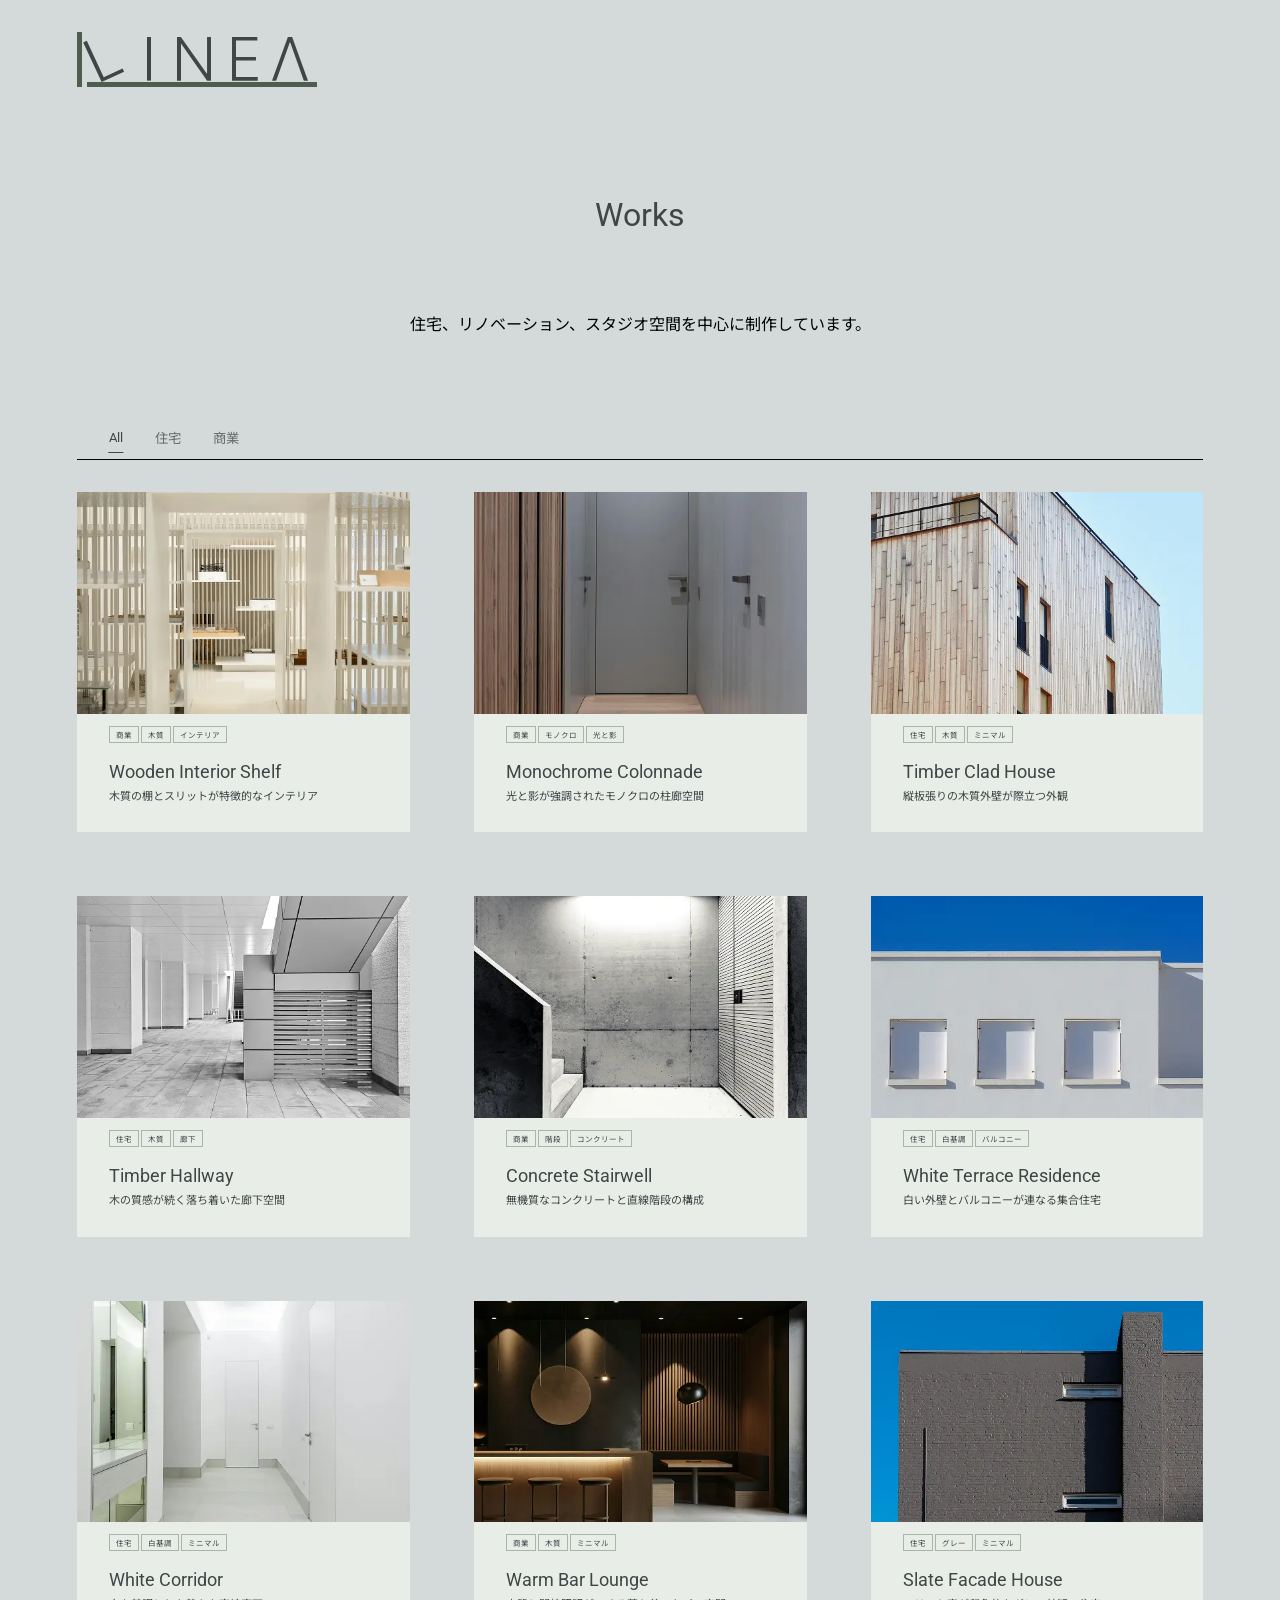
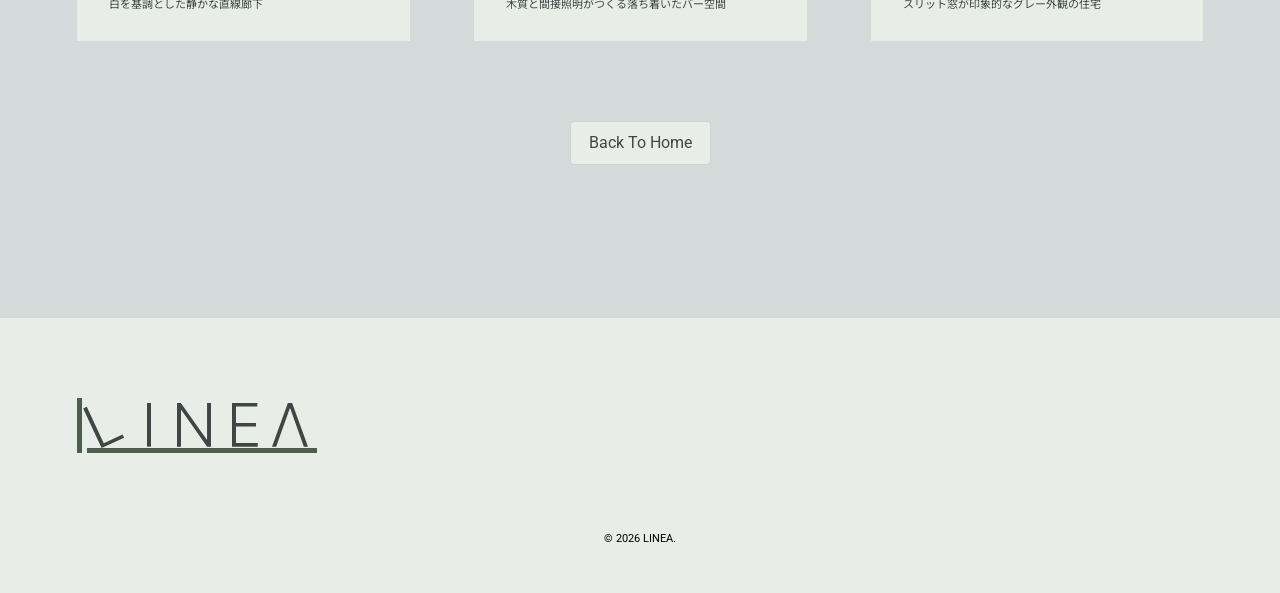
<file: works.html>
<!doctype html>
<html lang="ja">
  <head>
    <meta charset="UTF-8" />
    <meta name="viewport" content="width=device-width, initial-scale=1.0" />
    <title>Works｜LINEA</title>
    <meta
      name="description"
      content="LINEA の制作実績一覧。静けさと余白を大切にしたデザインワークを紹介します。"
    />

    <link rel="stylesheet" href="css/style.css" />
    <link rel="icon" href="assets/icon/favicon.svg" type="image/svg+xml" />
    <link rel="icon" href="assets/icon/favicon.png" type="image/png" />

    <link rel="preconnect" href="https://fonts.googleapis.com" />
    <link rel="preconnect" href="https://fonts.gstatic.com" crossorigin />
    <link
      href="https://fonts.googleapis.com/css2?family=Noto+Sans+JP:wght@100..900&family=Roboto:ital,wght@0,100..900;1,100..900&display=swap"
      rel="stylesheet"
    />
    <meta property="og:title" content="LINEA" />
    <meta
      property="og:description"
      content="LINEA の制作実績一覧。静けさと余白を大切にしたデザインワークを紹介します。"
    />
    <meta property="og:type" content="website" />
    <meta
      property="og:url"
      content="https://transcendent-puffpuff-2b2847.netlify.app/works.html"
    />
    <meta
      property="og:image"
      content="https://transcendent-puffpuff-2b2847.netlify.app/assets/img/ogp.png"
    />
    <meta property="og:site_name" content="LINEA" />

    <meta name="twitter:card" content="summary_large_image" />
    <meta name="twitter:title" content="LINEA" />
    <meta
      name="twitter:description"
      content="LINEA の制作実績一覧。静けさと余白を大切にしたデザインワークを紹介します。"
    />
    <meta
      name="twitter:image"
      content="https://transcendent-puffpuff-2b2847.netlify.app/assets/img/ogp.png"
    />

    <link
      rel="canonical"
      href="https://transcendent-puffpuff-2b2847.netlify.app/works.html"
    />
  </head>

  <body>
    <header class="pageHeader">
      <a href="/" class="pageLogoLink">
        <img src="assets/icon/logo.svg" alt="LINEAロゴ" class="pageLogo" />
      </a>
    </header>

    <main class="section">
      <h1 class="pageTitle textXxl">Works</h1>

      <p class="worksLead textMd">
        住宅、リノベーション、スタジオ空間を中心に制作しています。
      </p>

      <div class="worksPanel">
        <div class="worksTabs">
          <button class="worksTab is-active" data-filter="all">All</button>
          <button class="worksTab" data-filter="house">住宅</button>
          <button class="worksTab" data-filter="commercial">商業</button>
        </div>

        <div class="worksCardContainer">
          <a
            href="wooden-interior-shelf.html"
            class="worksCard worksCard--works"
            data-tags="commercial wood shelf slit interior minimal"
          >
            <div class="worksCardImg">
              <img
                src="assets/img/wooden-interior-shelf/wooden-interior-shelf-thumb-07.webp"
                alt="Wooden Interior Shelf（木質の棚とスリットが特徴的なインテリア）"
              />
            </div>
            <div class="worksCardInfo">
              <div class="worksTags">
                <span class="worksTag">商業</span>
                <span class="worksTag">木質</span>
                <span class="worksTag">インテリア</span>
              </div>

              <h2 class="worksTitle textLg">
                Wooden Interior Shelf
                <small class="textXs">
                  木質の棚とスリットが特徴的なインテリア
                </small>
              </h2>
            </div>
          </a>

          <a
            href="monochrome-colonnade.html"
            class="worksCard worksCard--works"
            data-tags="commercial monochrome shadow colonnade minimal"
          >
            <div class="worksCardImg">
              <img
                src="assets/img/monochrome-colonnade/monochrome-colonnade-thumb-06.webp"
                alt="Monochrome Colonnade（光と影が強調されたモノクロの柱廊空間）"
              />
            </div>
            <div class="worksCardInfo">
              <div class="worksTags">
                <span class="worksTag">商業</span>
                <span class="worksTag">モノクロ</span>
                <span class="worksTag">光と影</span>
              </div>

              <h2 class="worksTitle textLg">
                Monochrome Colonnade
                <small class="worksTitleSub textXs">
                  光と影が強調されたモノクロの柱廊空間
                </small>
              </h2>
            </div>
          </a>

          <a
            href="timber-clad-house.html"
            class="worksCard worksCard--works"
            data-tags="house wood facade vertical-panel minimal interior"
          >
            <div class="worksCardImg">
              <img
                src="assets/img/timber-clad-house/timber-clad-house-thumb-03.webp"
                alt="Timber Clad House（縦板張りの木質外壁が際立つ外観）"
              />
            </div>
            <div class="worksCardInfo">
              <div class="worksTags">
                <span class="worksTag">住宅</span>
                <span class="worksTag">木質</span>
                <span class="worksTag">ミニマル</span>
              </div>

              <h2 class="worksTitle textLg">
                Timber Clad House
                <small class="worksTitleSub textXs">
                  縦板張りの木質外壁が際立つ外観
                </small>
              </h2>
            </div>
          </a>

          <a
            href="timber-hallway.html"
            class="worksCard worksCard--works"
            data-tags="house wood corridor door minimal interior"
          >
            <div class="worksCardImg">
              <img
                src="assets/img/timber-hallway/timber-hallway-thumb-01.webp"
                alt="Timber Hallway（木の質感が続く落ち着いた廊下空間）"
              />
            </div>
            <div class="worksCardInfo">
              <div class="worksTags">
                <span class="worksTag">住宅</span>
                <span class="worksTag">木質</span>
                <span class="worksTag">廊下</span>
              </div>

              <h2 class="worksTitle textLg">
                Timber Hallway
                <small class="worksTitleSub textXs">
                  木の質感が続く落ち着いた廊下空間
                </small>
              </h2>
            </div>
          </a>

          <a
            href="concrete-stairwell.html"
            class="worksCard worksCard--works"
            data-tags="commercial concrete stair industrial minimal interior"
          >
            <div class="worksCardImg">
              <img
                src="assets/img/concrete-stairwell/concrete-stairwell-thumb-01.webp"
                alt="Concrete Stairwell（無機質なコンクリートと直線階段の構成）"
              />
            </div>
            <div class="worksCardInfo">
              <div class="worksTags">
                <span class="worksTag">商業</span>
                <span class="worksTag">階段</span>
                <span class="worksTag">コンクリート</span>
              </div>

              <h2 class="worksTitle textLg">
                Concrete Stairwell
                <small class="worksTitleSub textXs">
                  無機質なコンクリートと直線階段の構成
                </small>
              </h2>
            </div>
          </a>

          <a
            href="white-terrace-residence.html"
            class="worksCard worksCard--works"
            data-tags="house white balcony residence minimal clean"
          >
            <div class="worksCardImg">
              <img
                src="assets/img/white-terrace-residence/white-terrace-residence-thumb-06.webp"
                alt="White Terrace Residence（白い外壁とバルコニーが連なる集合住宅）"
              />
            </div>
            <div class="worksCardInfo">
              <div class="worksTags">
                <span class="worksTag">住宅</span>
                <span class="worksTag">白基調</span>
                <span class="worksTag">バルコニー</span>
              </div>

              <h2 class="worksTitle textLg">
                White Terrace Residence
                <small class="worksTitleSub textXs">
                  白い外壁とバルコニーが連なる集合住宅
                </small>
              </h2>
            </div>
          </a>

          <a
            href="white-corridor.html"
            class="worksCard worksCard--works"
            data-tags="house white minimal corridor clean light"
          >
            <div class="worksCardImg">
              <img
                src="assets/img/white-corridor/white-corridor-thumb-07.webp"
                alt="White Corridor（白を基調とした静かな直線廊下）"
              />
            </div>
            <div class="worksCardInfo">
              <div class="worksTags">
                <span class="worksTag">住宅</span>
                <span class="worksTag">白基調</span>
                <span class="worksTag">ミニマル</span>
              </div>

              <h2 class="worksTitle textLg">
                White Corridor
                <small class="worksTitleSub textXs">
                  白を基調とした静かな直線廊下
                </small>
              </h2>
            </div>
          </a>

          <a
            href="warm-bar-lounge.html"
            class="worksCard worksCard--works"
            data-tags="commercial wood warm lighting lounge interior minimal"
          >
            <div class="worksCardImg">
              <img
                src="assets/img/warm-bar-lounge/warm-bar-lounge-thumb-07.webp"
                alt="Warm Bar Lounge（木質と間接照明がつくる落ち着いたバー空間）"
              />
            </div>
            <div class="worksCardInfo">
              <div class="worksTags">
                <span class="worksTag">商業</span>
                <span class="worksTag">木質</span>
                <span class="worksTag">ミニマル</span>
              </div>

              <h2 class="worksTitle textLg">
                Warm Bar Lounge
                <small class="worksTitleSub textXs">
                  木質と間接照明がつくる落ち着いたバー空間
                </small>
              </h2>
            </div>
          </a>

          <a
            href="slate-facade-house.html"
            class="worksCard worksCard--works"
            data-tags="house gray facade slit-window minimal clean"
          >
            <div class="worksCardImg">
              <img
                src="assets/img/slate-facade-house/slate-facade-house-thumb-07.webp"
                alt="Slate Facade House（スリット窓が印象的なグレー外観の住宅）"
              />
            </div>
            <div class="worksCardInfo">
              <div class="worksTags">
                <span class="worksTag">住宅</span>
                <span class="worksTag">グレー</span>
                <span class="worksTag">ミニマル</span>
              </div>

              <h2 class="worksTitle textLg">
                Slate Facade House
                <small class="worksTitleSub textXs">
                  スリット窓が印象的なグレー外観の住宅
                </small>
              </h2>
            </div>
          </a>
        </div>
      </div>
      <a href="index.html" class="actionButton textMd">
        <span>Back To Home</span>
      </a>
    </main>

    <footer>
      <div class="footerContainer">
        <a href="index.html" class="footerLogo">
          <img src="assets/icon/logo.svg" alt="LINEAロゴ" />
        </a>
      </div>

      <small class="copy textXs">&copy; 2026 LINEA.</small>
      <button class="toTopBtn"></button>
    </footer>
    <script src="js/toTop.js"></script>
    <script src="js/worksTab.js"></script>
  </body>
</html>
</file>
<file: css/style.css>
/* =========================
Reset 
========================= */
* {
  box-sizing: border-box;
  margin: 0;
  padding: 0;
}
img {
  display: block;
  height: auto;
  max-width: 100%;
}
input,
button {
  font-family: inherit;
}
ul,
ol {
  list-style: none;
}
a {
  color: inherit;
  text-decoration: none;
}
body {
  margin: 0;
}

/* =========================
Variables
========================= */
:root {
  /* textXxl: 32px → 36px */
  --textXxl: clamp(3.2rem, 2vw, 3.6rem);
  /* textXl: 24px → 28px */
  --textXl: clamp(2.4rem, 1.8vw, 2.8rem);
  /* textLg: 18px → 20px */
  --textLg: clamp(1.8rem, 1.4vw, 2rem);
  /* textMd: 14px → 16px */
  --textMd: clamp(1.4rem, 1.8vw, 1.6rem);
  /* textSm: 12px → 14px */
  --textSm: clamp(1.2rem, 1.4vw, 1.4rem);
  /* textXs 9px → 11px */
  --textXs: clamp(0.9rem, 1vw, 1.1rem);
}

:root {
  --lhXxl: clamp(3.8rem, 2vw, 4.3rem);
  --lhXl: clamp(3.2rem, 1.8vw, 3.6rem);
  --lhLg: clamp(2.6rem, 1.4vw, 2.9rem);
  --lhMd: clamp(2.2rem, 0.8vw, 2.5rem);
  --lhSm: clamp(2rem, 0.6vw, 2.2rem);
  --lhXs: clamp(1.2rem, 0.3vw, 1.4rem);
}

:root {
  /* Primary */
  --color-white: #fff;
  --color-black: #3f4645;

  /* Neutral */
  --color-bg: #d4dad9;
  --color-btn: #e9edec;

  /* Accent (GreenHueC) */
  --color-green-100: #f3f6f3;
  --color-green-200: #eef2ee;
  --color-green-300: #e8ede8;
  --color-green-400: #dce5dc;
  --color-green-500: #c5d3c5;
  --color-green-600: #a7b6a7;
  --color-green-700: #4e5d4e;
  --color-green-800: #304030;

  /* Accent Transparent (GreenHueC with opacity) */
  --color-green-100-rgb: 243, 246, 243;
  --color-green-100-80: rgb(var(--color-green-100-rgb), 0.8);
  /* Black Transparent */
  --color-black-rgb: 0, 0, 0;
  --color-black-40: rgba(var(--color-black-rgb), 0.4);
}

/* =========================
Base
========================= */
html {
  font-size: 10px;
}
body {
  font-weight: 400;
  font-family: Roboto, "Noto Sans JP", sans-serif;
  overflow-x: hidden;
}
html,
body {
  background-color: var(--color-bg);
}
h1,
h2,
h3,
h4,
h5 {
  font-weight: normal;
  color: var(--color-black);
}
footer {
  background-color: var(--color-green-200);
}
input,
textarea {
  padding: 8px 24px;
}

/* =========================
Layout
========================= */

/* 共通レイアウト */
.pageHeader,
.footerContainer {
  display: flex;
  align-items: center;
  margin: 0 auto;
  padding-inline: clamp(32px, 6vw, 80px);
}
.pageHeader {
  padding-block: 32px;
}
.footerContainer {
  padding-block: 80px;
}
@media screen and (width <= 767px) {
  .footerContainer {
    flex-direction: column;
  }
}

.section {
  display: flex;
  flex-direction: column;
  align-items: center;
  gap: 80px;
  margin-bottom: clamp(48px, 6vw, 120px);
  margin-inline: auto;
  padding-inline: clamp(32px, 6vw, 80px);
  padding-block: clamp(32px, 6vw, 80px);
}

/* mvレイアウト */
.mvSection {
  position: relative;
  width: 100%;
  height: clamp(30vh, 50vh, 80vh);
  margin-bottom: clamp(48px, 6vw, 120px);
  overflow: hidden;
}
.mvSection img {
  transform: translateX(20%);
  width: 100%;
  height: 100%;
  object-fit: cover;
}
.mvSection p {
  position: absolute;
  top: 25%;
  left: 10%;
  padding: clamp(32px, 6vw, 120px);
}
@media screen and (width <= 767px) {
  .mvSection img {
    transform: none;
  }
}

/* aboutSectionレイアウト */
.aboutSection {
  max-width: 1280px;
}
.aboutContainer {
  display: flex;
  position: relative;
  justify-content: end;
  align-items: center;
}

/* aboutInfoレイアウト */
.aboutInfo {
  display: flex;
  z-index: 2;
  flex-direction: column;
  align-items: center;
  gap: clamp(48px, 8vw, 128px);
  width: 70%;
  padding: clamp(120px, 15vw, 200px) clamp(32px, 8vw, 128px);
}
.aboutLeadContainer {
  display: flex;
  flex-direction: column;
  gap: 24px;
}
.aboutItem {
  display: flex;
  flex-direction: column;
  align-items: center;
  gap: 16px;
}

/* aboutImgレイアウト */
.aboutImg {
  position: absolute;
  left: 0;
  z-index: 1;
  width: 70%;
  height: 80%;
  overflow: hidden;
}
.aboutImg img {
  width: 100%;
  height: 100%;
  object-fit: cover;
}

@media (width <= 767px) {
  .aboutContainer {
    justify-content: center;
    margin-top: 16px;
  }
  .aboutImg {
    left: 50%;
    transform: translateX(-50%);
    width: 100vw;
    height: 120%;
  }
}

/* worksSectionレイアウト */
.worksSection {
  container-type: inline-size;
  container-name: worksSection;
}
.worksCardContainer {
  display: grid;
  gap: clamp(32px, 5vw, 64px);
  cursor: pointer;
  grid-template-columns: repeat(3, 1fr);
}
@container worksSection (max-width: 600px) {
  .worksCardContainer {
    grid-template-columns: 1fr;
  }
}

/* philosophySectionレイアウト */
.philosophySection {
  display: flex;
  flex-direction: column;
  align-items: center;
  gap: 80px;
  margin-bottom: clamp(64px, 8vw, 140px);
  margin-inline: auto;
}
.philosophyContainer {
  display: flex;
  position: relative;
  flex-direction: column;
  gap: 200px;
  width: 100%;
}
.philosophyInfo {
  display: flex;
  position: absolute;
  top: 50%;
  left: 50%;
  z-index: 3;
  transform: translate(-50%, -50%);
  flex-direction: column;
  gap: 32px;
  padding: clamp(48px, 8vw, 128px);
}
@media screen and (max-width: 767px) {
  .philosophyInfo {
    width: 90%;
  }
}

/* philosophySection背景レイアウト */
.philosophyImg {
  z-index: 1;
  width: 100%;
  height: 40vh;
  overflow: hidden;
}
.philosophyImgTop img {
  transform: translateX(15%);
}
.philosophyImgBottom img {
  transform: translateX(-15%);
}
.philosophyImg img {
  display: block;
  position: relative;
  width: 100%;
  height: 100%;
  object-fit: cover;
}
@media (width <= 767px) {
  .philosophyImg {
    aspect-ratio: 3 / 2;
  }
}

/* contactSectionレイアウト */
.contactSection {
  width: min(80%); /* ← これが最強 */
  max-width: 1280px;
  background-color: var(--color-green-100-80);
}
.contactForm {
  display: flex;
  flex-direction: column;
  align-items: center;
  gap: 36px;
  width: 100%;
}
.formGroup {
  display: flex;
  flex-direction: column;
  align-items: center;
  gap: 16px;
}
.formGroup input,
.formGroup textarea {
  width: clamp(280px, 50vw, 720px);
}

/* works.htmlのworksPanelのレイアウト */
.worksPanel {
  width: 100%;
  container-type: inline-size;
  container-name: works;
}
@container works (max-width: 900px) {
  .worksCardContainer {
    grid-template-columns: repeat(2, 1fr);
  }
}
@container works (max-width: 600px) {
  .worksCardContainer {
    grid-template-columns: 1fr;
  }
}
.worksTag {
  display: inline-block;
  padding: 2px 6px;
  border: 1px solid var(--color-green-600);
  font-size: 0.75rem;
  color: var(--color-black);
}

/* workDetailのHero画像 */
.workDetailHero {
  position: relative;
  width: 100%;
  overflow: hidden;
  aspect-ratio: 3 / 1.5;
}
.workDetailHero img {
  width: 100%;
  height: 100%;
  object-fit: cover;
  filter: brightness(0.9);
}
.workDetailHero::before {
  position: absolute;
  z-index: 1;
  background: var(--color-black-20);
  content: "";
  inset: 0;
}
.workDetailMeta {
  position: absolute;
  top: clamp(32px, 8vw, 96px);
  left: clamp(32px, 7vw, 80px);
  z-index: 2;
  padding: 8px 16px;
  background-color: var(--color-black-40);
  font-weight: 400;
  color: var(--color-white);
  opacity: 0.8;
}

/* workDetailのサムネ */
.workDetailVisual {
  background-color: var(--color-green-100-80);
}
.thumbCarousel {
  display: flex;
  align-items: center;
  gap: clamp(16px, 4vw, 24px);
  padding-inline: clamp(16px, 4vw, 48px);
  padding-block: clamp(32px, 8vw, 64px);
}
.thumbViewport {
  width: 100%;
  overflow: hidden;
}
.thumbTrack {
  display: flex;
  justify-content: center;
  gap: clamp(16px, 4vw, 48px);
  transition: transform 0.3s ease;
}
.thumbTrack img {
  width: 160px;
  border-radius: 4px;
  object-fit: cover;
  cursor: pointer;
  transition:
    box-shadow 0.2s ease,
    transform 0.2s ease;
  aspect-ratio: 4 / 3;
}
.thumbTrack img:hover {
  transform: translateY(-2px);
  box-shadow: 0 4px 16px rgba(0, 0, 0, 0.12);
}
@media (max-width: 767px) {
  .thumbTrack img {
    width: 120px;
  }
}

/* workDetailのレイアウト */
.workDetailSection {
  display: flex;
  flex-direction: column;
  align-items: center;
  gap: 64px;
  margin-bottom: clamp(120px, 15vw, 200px);
  margin-inline: auto;
  padding-inline: clamp(32px, 6vw, 80px);
  padding-block: clamp(32px, 6vw, 80px);
}
.workDetailHeader {
  display: flex;
  flex-direction: column;
  align-items: center;
  gap: 8px;
}
.workDetailHeader h1 {
  padding-bottom: 16px;
}

/* workDetailのinfoのレイアウト*/
.workDetailInfo {
  padding: clamp(32px, 8vw, 120px);
  border-top: 1px solid var(--color-green-600);
  border-bottom: 1px solid var(--color-green-600);
}
.workDetailList {
  display: grid;
  grid-template-columns: 120px 1fr;
  row-gap: 32px;
}
.workDetailList dt {
  color: var(--color-green-700);
}
.workDetailList dd {
  color: var(--color-black);
}

/* PREV / NEXT ナビ */
.workDetailNav {
  display: flex;
  justify-content: center;
  align-items: center;
  gap: clamp(48px, 10vw, 128px);
}

/* footer */
.copy {
  display: block;
  margin: 0 auto;
  padding-bottom: clamp(24px, 4vw, 48px);
  text-align: center;
}

/* =========================
Components
========================= */
/* logo */
.pageLogo img,
.footerLogo {
  width: 10%;
  min-width: 260px;
}
/* 文字裏背景色 */
.mvSection p,
.aboutInfo,
.philosophyInfo {
  background-color: var(--color-green-100-80);
}

/* worksカード */
.worksCard {
  display: flex;
  flex-direction: column;
  align-items: center;
  gap: clamp(16px, 3vw, 28px);
  padding-bottom: clamp(16px, 3vw, 28px);
  background-color: var(--color-green-300);
}
.worksCardImg {
  width: 100%;
  overflow: hidden;
  aspect-ratio: 3/2;
}
.worksCardImg img {
  width: 100%;
  height: 100%;
  object-fit: cover;
}
.worksCard h3 {
  position: relative;
  max-width: 20ch;
  text-align: center;
}

/* worksページのworksカード */
.worksCard--works {
  gap: 12px;
}
.worksCardInfo {
  display: flex;
  flex-direction: column;
  gap: 16px;
  width: 100%;
  padding: 0 32px;
}
.worksCard--works .worksCard h3 {
  width: fit-content;
  margin-inline: 0;
  text-align: start;
}
.worksTitle small {
  display: block;
  margin-top: 4px;
  line-height: 1.4;
}

/* タイトル下線アニメーション（共通） */
.worksCard h3::after {
  position: absolute;
  bottom: -6px;
  left: 0;
  width: 0;
  height: 2px;
  background-color: currentcolor;
  opacity: 0.4;
  transition: width 0.3s ease;
  content: "";
}
.worksCard:hover .worksCard h3::after {
  width: 40%;
}

/* worksページのタブ */
.worksTabs {
  display: flex;
  gap: 32px;
  margin-bottom: 32px;
  padding: 8px 32px;
  border-bottom: 1px solid currentcolor;
}
.worksTab {
  position: relative;
  padding: 4px 0;
  border: none;
  background: none;
  opacity: 0.5;
  cursor: pointer;
  transition: opacity 0.2s ease;
}
.worksTab:hover {
  opacity: 0.75;
}
.worksTab.is-active {
  color: var(--color-black); /* ← 文字色を濃くする */
  opacity: 1;
}
.worksTab.is-active::after {
  position: absolute;
  bottom: -2px;
  left: 50%;
  transform: translateX(-50%);
  width: 110%;
  height: 1px;
  background-color: currentcolor;
  content: "";
}

/* topToBtn */
footer {
  position: relative;
  background-color: var(--color-green-300);
}
.toTopBtn {
  position: fixed;
  right: 25px;
  bottom: 25px;
  z-index: 2;
  width: 50px;
  height: 50px;
  border-radius: 9999px;
  background-color: var(--color-green-700);
  opacity: 0;
  pointer-events: none;
  transition: opacity 0.3s;
}
.toTopBtn::after {
  position: relative;
  bottom: 12px;
  left: 0;
  width: 0;
  height: 0;
  content: "";
  border-style: solid;
  border-right: 7px solid transparent;
  border-left: 7px solid transparent;
  border-bottom: 8px solid var(--color-btn);
  border-top: 0;
}
.toTopBtn.is-visible {
  opacity: 1;
  pointer-events: auto;
}

/* PREV / NEXT（高さを中央に寄せる） */
.workDetailNav .prev,
.workDetailNav .next {
  position: relative;
  color: #3f4645;
  text-decoration: none;
}
.workDetailNav .prev::after,
.workDetailNav .next::after {
  position: absolute;
  bottom: -2px;
  left: 0;
  width: 0%;
  height: 1px;
  background: #3f4645;
  transition: width 0.25s ease;
  content: "";
}
.workDetailNav .prev:hover::after,
.workDetailNav .next:hover::after {
  width: 100%;
}

/* Back To Works */
.actionButton {
  display: inline-flex;
  justify-content: center;
  align-items: center;
  padding: 10px 18px;
  border: 1px solid #d0d4d3;
  border-radius: 4px;
  background: var(--color-green-300);
  color: #3f4645;
  cursor: pointer;
  transition:
    background 0.25s ease,
    color 0.25s ease;
  text-decoration: none;
}

.actionButton:hover {
  background: var(--color-green-100);
}

/* 左右ボタン */
.thumbPrev,
.thumbNext {
  padding: 8px 12px;
  border: 1px solid var(--color-black-10);
  border-radius: 4px;
  background: var(--color-white);
  font-size: 14px;
  line-height: 1;
  color: var(--color-black-60);
  cursor: pointer;
  transition:
    background 0.2s ease,
    color 0.2s ease;
}
.thumbPrev:hover,
.thumbNext:hover {
  background: var(--color-green-100);
  color: var(--color-black-80);
}

/* =========================
Utility
========================= */
.textXxl {
  font-size: var(--textXxl);
  line-height: var(--lhXxl);
}

.textXl {
  font-size: var(--textXl);
  line-height: var(--lhXl);
}

.textLg {
  font-size: var(--textLg);
  line-height: var(--lhLg);
}

.textMd {
  font-size: var(--textMd);
  line-height: var(--lhMd);
}

.textSm {
  font-size: var(--textSm);
  line-height: var(--lhSm);
}

.textXs {
  font-size: var(--textXs);
  line-height: var(--lhXs);
}

/* =========================
Temp
========================= */
.globalNav {
  display: none;
}
</file>
